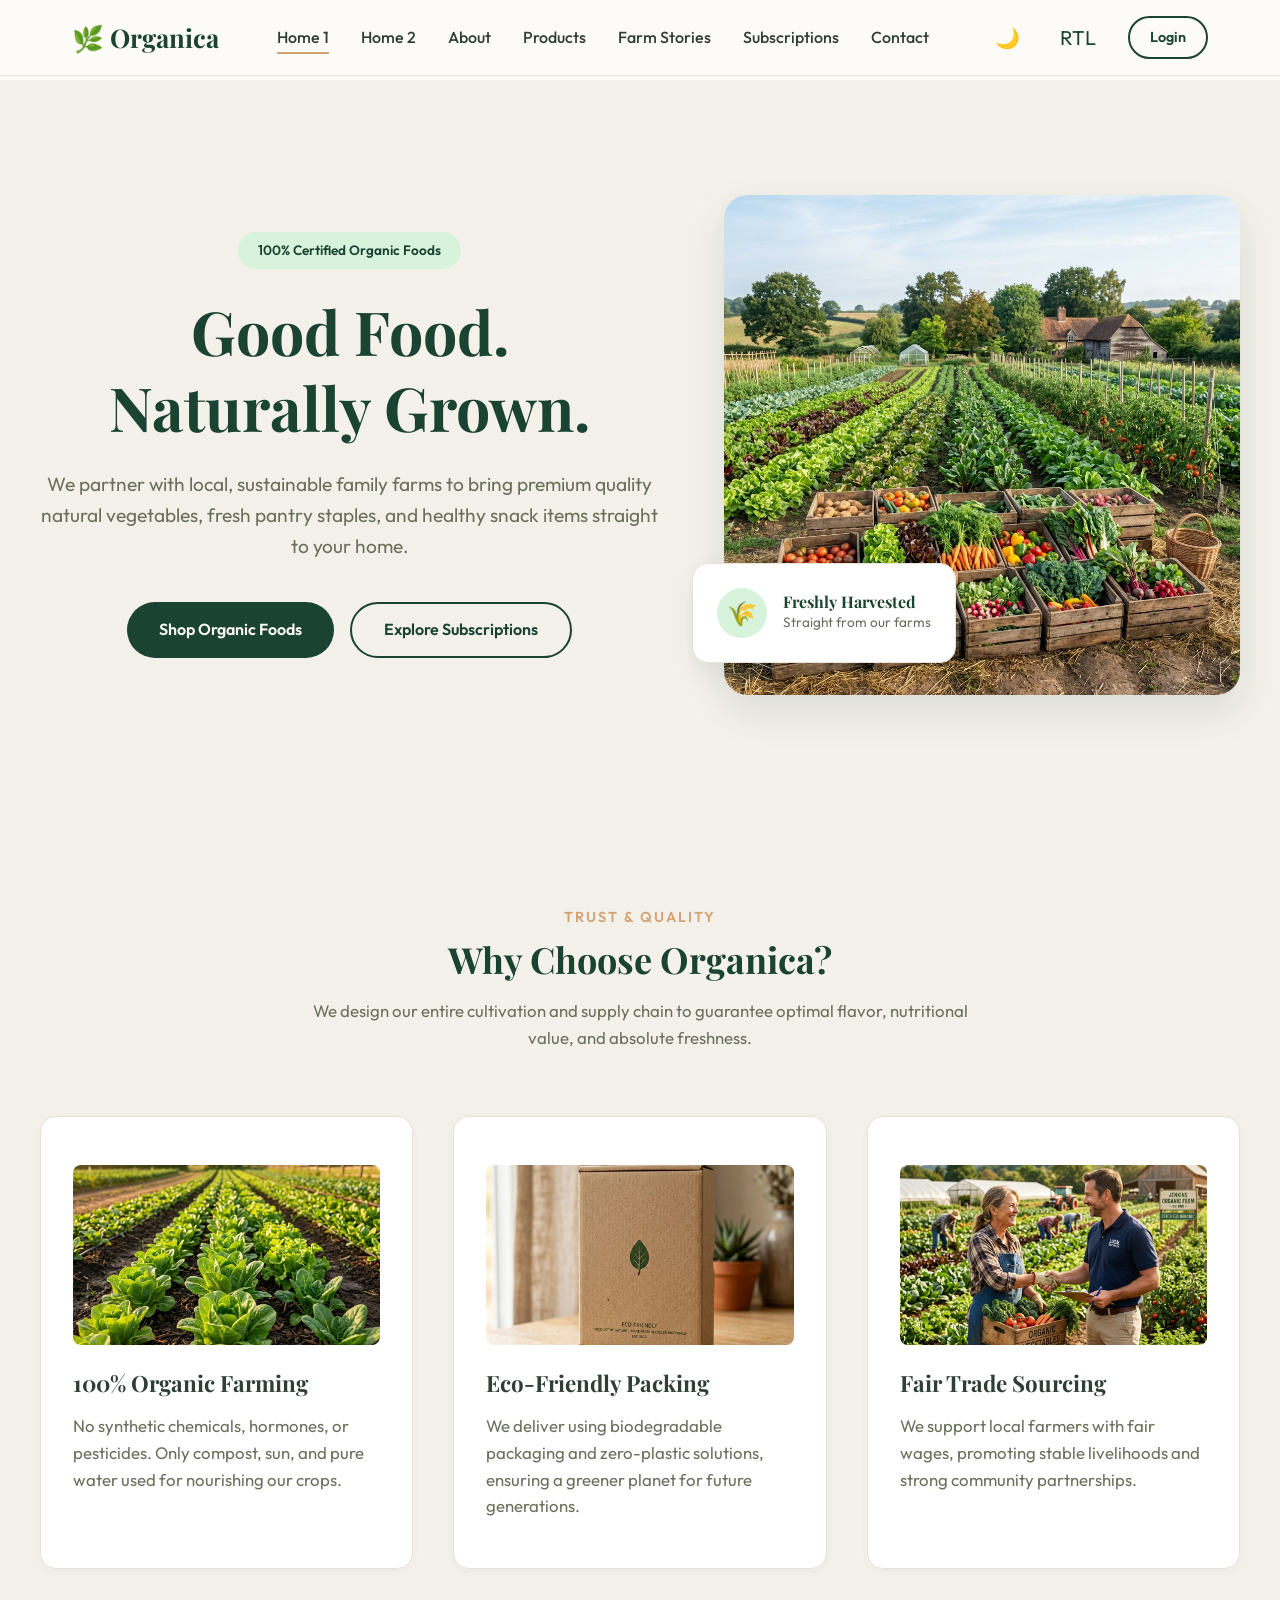
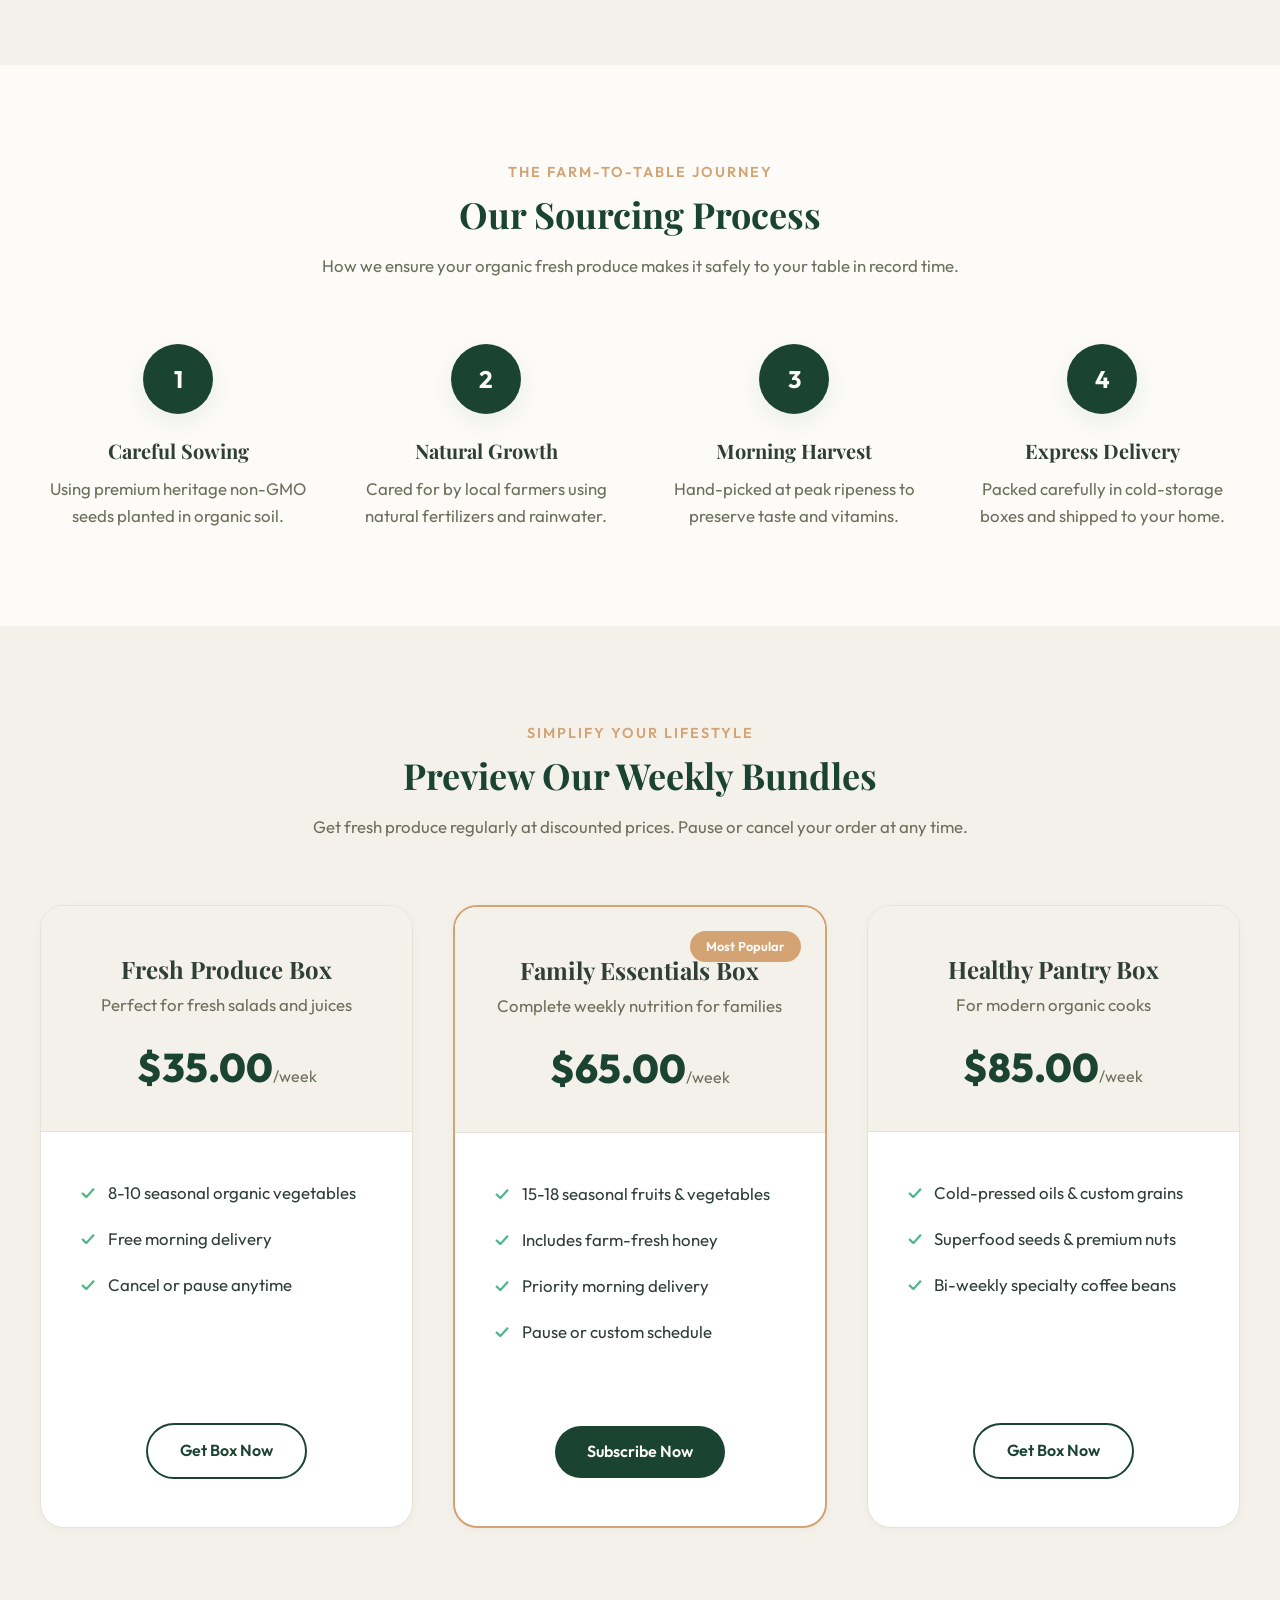
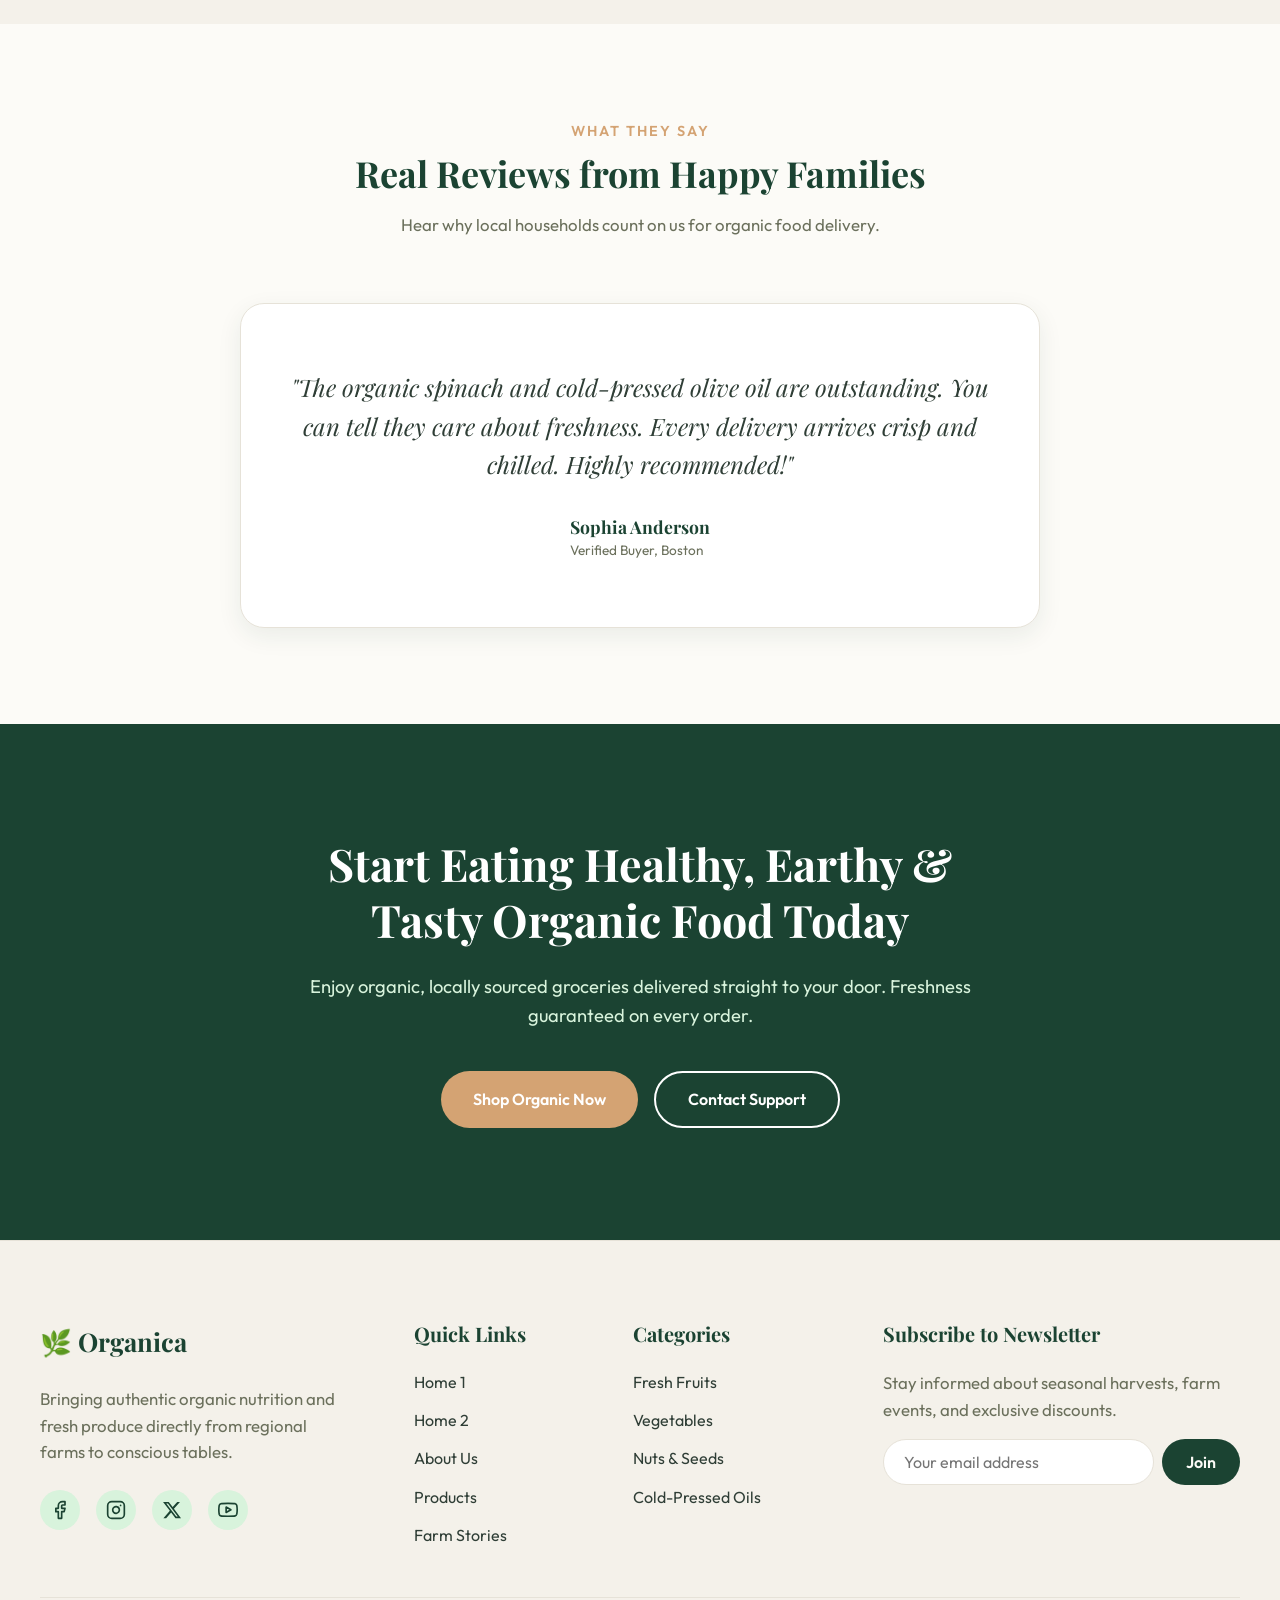
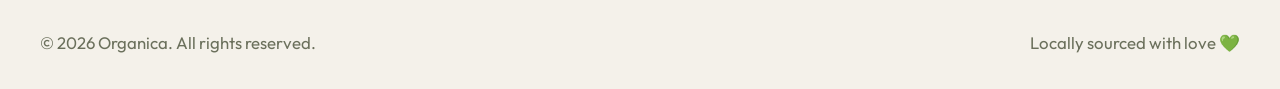
<file: index.html>
<!DOCTYPE html>
<html lang="en">
<head>
  <meta charset="UTF-8">
  <meta name="viewport" content="width=device-width, initial-scale=1.0">
  <title>Good Food. Naturally Grown. | Organic Grocery & Natural Foods</title>
  <meta name="description" content="Discover premium organic groceries, fresh local vegetables, healthy grains, and subscription boxes delivered right from the farm to your doorstep.">
  <link rel="stylesheet" href="css/style.css">
  <link rel="icon" href="data:image/svg+xml,<svg xmlns='http://www.w3.org/2000/svg' viewBox='0 0 100 100'><text y='.9em' font-size='90'>🌿</text></svg>">
</head>
<body>

  <!-- Premium Header -->
  <header>
    <div class="nav-container">
      <a href="index.html" class="logo">🌿 Organica</a>
      
      <nav class="nav-menu">
        <a href="index.html" class="nav-link active">Home 1</a>
        <a href="home2.html" class="nav-link">Home 2</a>
        <a href="about.html" class="nav-link">About</a>
        <a href="products.html" class="nav-link">Products</a>
        <a href="stories.html" class="nav-link">Farm Stories</a>
        <a href="subscriptions.html" class="nav-link">Subscriptions</a>
        <a href="contact.html" class="nav-link">Contact</a>
              <div class="mobile-actions">
          <button class="theme-toggle-btn" aria-label="Toggle Light/Dark Theme">🌙 Theme</button>
          <button class="rtl-toggle-btn" aria-label="Toggle RTL/LTR Direction">RTL Layout</button>
          <a href="login.html" class="btn btn-secondary" style="padding: 0.5rem 1.25rem; font-size: 0.9rem; width: 100%;">Login</a>
        </div>
      </nav>

      <div class="nav-actions">
        <button class="theme-toggle-btn" aria-label="Toggle Light/Dark Theme">🌙</button>
        <button class="rtl-toggle-btn" aria-label="Toggle RTL/LTR Direction">RTL</button>
        <a href="login.html" class="btn btn-secondary" style="padding: 0.5rem 1.25rem; font-size: 0.9rem;">Login</a>
        <button class="hamburger" aria-label="Toggle Menu">
          <span></span>
          <span></span>
          <span></span>
        </button>
      </div>
    </div>
  </header>

  <!-- Hero Section -->
  <section class="hero">
    <div class="hero-grid">
      <div class="hero-content">
        <span class="hero-tag">100% Certified Organic Foods</span>
        <h1>Good Food.<br>Naturally Grown.</h1>
        <p>We partner with local, sustainable family farms to bring premium quality natural vegetables, fresh pantry staples, and healthy snack items straight to your home.</p>
        <div class="hero-actions">
          <a href="products.html" class="btn btn-primary">Shop Organic Foods</a>
          <a href="subscriptions.html" class="btn btn-secondary">Explore Subscriptions</a>
        </div>
      </div>
      <div class="hero-image-wrapper">
        <img src="images/hero-farm.png" alt="Fresh Organic Farms produce, premium crop fields">
        <div class="hero-badge">
          <div class="hero-badge-icon">🌾</div>
          <div>
            <h4 style="font-size: 1rem; color: var(--primary-color);">Freshly Harvested</h4>
            <p style="font-size: 0.85rem; margin: 0;">Straight from our farms</p>
          </div>
        </div>
      </div>
    </div>
  </section>

  <!-- Why Choose Us -->
  <section style="background-color: var(--bg-alt);">
    <div class="section-header">
      <span>Trust & Quality</span>
      <h2>Why Choose Organica?</h2>
      <p>We design our entire cultivation and supply chain to guarantee optimal flavor, nutritional value, and absolute freshness.</p>
    </div>
    <div class="features-grid">
      <div class="feature-box">
        <img src="images/organic-farming.png" alt="Organic Farming" class="feature-box-image">
        <h3>100% Organic Farming</h3>
        <p>No synthetic chemicals, hormones, or pesticides. Only compost, sun, and pure water used for nourishing our crops.</p>
      </div>
      <div class="feature-box">
        <img src="images/eco-packing.png" alt="Eco-Friendly Packing" class="feature-box-image">
        <h3>Eco-Friendly Packing</h3>
        <p>We deliver using biodegradable packaging and zero-plastic solutions, ensuring a greener planet for future generations.</p>
      </div>
      <div class="feature-box">
        <img src="images/fair-trade.png" alt="Fair Trade Sourcing" class="feature-box-image">
        <h3>Fair Trade Sourcing</h3>
        <p>We support local farmers with fair wages, promoting stable livelihoods and strong community partnerships.</p>
      </div>
    </div>
  </section>

  <!-- Sourcing Process -->
  <section style="background-color: var(--bg-color);">
    <div class="section-header">
      <span>The Farm-to-Table Journey</span>
      <h2>Our Sourcing Process</h2>
      <p>How we ensure your organic fresh produce makes it safely to your table in record time.</p>
    </div>
    <div class="sourcing-steps">
      <div class="sourcing-step">
        <div class="sourcing-step-number">1</div>
        <h3>Careful Sowing</h3>
        <p>Using premium heritage non-GMO seeds planted in organic soil.</p>
      </div>
      <div class="sourcing-step">
        <div class="sourcing-step-number">2</div>
        <h3>Natural Growth</h3>
        <p>Cared for by local farmers using natural fertilizers and rainwater.</p>
      </div>
      <div class="sourcing-step">
        <div class="sourcing-step-number">3</div>
        <h3>Morning Harvest</h3>
        <p>Hand-picked at peak ripeness to preserve taste and vitamins.</p>
      </div>
      <div class="sourcing-step">
        <div class="sourcing-step-number">4</div>
        <h3>Express Delivery</h3>
        <p>Packed carefully in cold-storage boxes and shipped to your home.</p>
      </div>
    </div>
  </section>

  <!-- Subscription Bundle Preview -->
  <section style="background-color: var(--bg-alt);">
    <div class="section-header">
      <span>Simplify Your Lifestyle</span>
      <h2>Preview Our Weekly Bundles</h2>
      <p>Get fresh produce regularly at discounted prices. Pause or cancel your order at any time.</p>
    </div>
    <div class="subscription-grid">
      <div class="subscription-card">
        <div class="subscription-header">
          <h3>Fresh Produce Box</h3>
          <p>Perfect for fresh salads and juices</p>
          <div class="subscription-price">$35.00<span>/week</span></div>
        </div>
        <div class="subscription-features">
          <ul>
            <li>8-10 seasonal organic vegetables</li>
            <li>Free morning delivery</li>
            <li>Cancel or pause anytime</li>
          </ul>
        </div>
        <div class="subscription-footer">
          <a href="subscriptions.html" class="btn btn-secondary">Get Box Now</a>
        </div>
      </div>

      <div class="subscription-card popular">
        <span class="popular-tag">Most Popular</span>
        <div class="subscription-header">
          <h3>Family Essentials Box</h3>
          <p>Complete weekly nutrition for families</p>
          <div class="subscription-price">$65.00<span>/week</span></div>
        </div>
        <div class="subscription-features">
          <ul>
            <li>15-18 seasonal fruits & vegetables</li>
            <li>Includes farm-fresh honey</li>
            <li>Priority morning delivery</li>
            <li>Pause or custom schedule</li>
          </ul>
        </div>
        <div class="subscription-footer">
          <a href="subscriptions.html" class="btn btn-primary">Subscribe Now</a>
        </div>
      </div>

      <div class="subscription-card">
        <div class="subscription-header">
          <h3>Healthy Pantry Box</h3>
          <p>For modern organic cooks</p>
          <div class="subscription-price">$85.00<span>/week</span></div>
        </div>
        <div class="subscription-features">
          <ul>
            <li>Cold-pressed oils & custom grains</li>
            <li>Superfood seeds & premium nuts</li>
            <li>Bi-weekly specialty coffee beans</li>
          </ul>
        </div>
        <div class="subscription-footer">
          <a href="subscriptions.html" class="btn btn-secondary">Get Box Now</a>
        </div>
      </div>
    </div>
  </section>

  <!-- Customer Testimonials -->
  <section style="background-color: var(--bg-color);">
    <div class="section-header">
      <span>What they say</span>
      <h2>Real Reviews from Happy Families</h2>
      <p>Hear why local households count on us for organic food delivery.</p>
    </div>
    <div class="testimonial-slider">
      <p class="testimonial-quote">"The organic spinach and cold-pressed olive oil are outstanding. You can tell they care about freshness. Every delivery arrives crisp and chilled. Highly recommended!"</p>
      <div class="testimonial-author">
        <div class="testimonial-author-info">
          <h4>Sophia Anderson</h4>
          <span>Verified Buyer, Boston</span>
        </div>
      </div>
    </div>
  </section>

  <!-- Final Shop CTA -->
  <section class="final-cta" style="background-color: var(--primary-color); color: var(--white); text-align: center; padding: 7rem 2rem;">
    <div style="max-width: 700px; margin: 0 auto;">
      <h2 style="color: var(--white); font-size: 2.8rem; margin-bottom: 1.5rem;">Start Eating Healthy, Earthy & Tasty Organic Food Today</h2>
      <p style="color: var(--primary-soft); margin-bottom: 2.5rem; font-size: 1.15rem;">Enjoy organic, locally sourced groceries delivered straight to your door. Freshness guaranteed on every order.</p>
      <div style="display: flex; gap: 1rem; justify-content: center; flex-wrap: wrap;">
        <a href="products.html" class="btn btn-accent">Shop Organic Now</a>
        <a href="contact.html" class="btn btn-secondary" style="border-color: var(--white); color: var(--white) !important;">Contact Support</a>
      </div>
    </div>
  </section>

  <!-- Footer -->
  <footer>
    <div class="footer-grid">
      <div class="footer-col">
        <a href="index.html" class="logo" style="margin-bottom: 1.5rem;">🌿 Organica</a>
        <p>Bringing authentic organic nutrition and fresh produce directly from regional farms to conscious tables.</p>
        <div class="footer-socials">
          <a href="#" class="social-icon" aria-label="Facebook">
            <svg xmlns="http://www.w3.org/2000/svg" width="20" height="20" viewBox="0 0 24 24" fill="none" stroke="currentColor" stroke-width="2" stroke-linecap="round" stroke-linejoin="round"><path d="M18 2h-3a5 5 0 0 0-5 5v3H7v4h3v8h4v-8h3l1-4h-4V7a1 1 0 0 1 1-1h3z"></path></svg>
          </a>
          <a href="#" class="social-icon" aria-label="Instagram">
            <svg xmlns="http://www.w3.org/2000/svg" width="20" height="20" viewBox="0 0 24 24" fill="none" stroke="currentColor" stroke-width="2" stroke-linecap="round" stroke-linejoin="round"><rect x="2" y="2" width="20" height="20" rx="5" ry="5"></rect><path d="M16 11.37A4 4 0 1 1 12.63 8 4 4 0 0 1 16 11.37z"></path><line x1="17.5" y1="6.5" x2="17.51" y2="6.5"></line></svg>
          </a>
          <a href="#" class="social-icon" aria-label="X (formerly Twitter)">
            <svg xmlns="http://www.w3.org/2000/svg" width="20" height="20" viewBox="0 0 24 24" fill="currentColor"><path d="M18.244 2.25h3.308l-7.227 8.26 8.502 11.24H16.17l-5.214-6.817L4.99 21.75H1.68l7.73-8.835L1.254 2.25H8.08l4.713 6.231zm-1.161 17.52h1.833L7.084 4.126H5.117z"></path></svg>
          </a>
          <a href="#" class="social-icon" aria-label="YouTube">
            <svg xmlns="http://www.w3.org/2000/svg" width="20" height="20" viewBox="0 0 24 24" fill="none" stroke="currentColor" stroke-width="2" stroke-linecap="round" stroke-linejoin="round"><path d="M22.54 6.42a2.78 2.78 0 0 0-1.94-2C18.88 4 12 4 12 4s-6.88 0-8.6.46a2.78 2.78 0 0 0-1.94 2A29 29 0 0 0 1 11.75a29 29 0 0 0 .46 5.33A2.78 2.78 0 0 0 3.4 19c1.72.46 8.6.46 8.6.46s6.88 0 8.6-.46a2.78 2.78 0 0 0 1.94-2 29 29 0 0 0 .46-5.25 29 29 0 0 0-.46-5.33z"></path><polygon points="9.75 15.02 15.5 11.75 9.75 8.48 9.75 15.02"></polygon></svg>
          </a>
        </div>
      </div>
      <div class="footer-col">
        <h3>Quick Links</h3>
        <ul>
          <li><a href="index.html">Home 1</a></li>
          <li><a href="home2.html">Home 2</a></li>
          <li><a href="about.html">About Us</a></li>
          <li><a href="products.html">Products</a></li>
          <li><a href="stories.html">Farm Stories</a></li>
        </ul>
      </div>
      <div class="footer-col">
        <h3>Categories</h3>
        <ul>
          <li><a href="products.html">Fresh Fruits</a></li>
          <li><a href="products.html">Vegetables</a></li>
          <li><a href="products.html">Nuts & Seeds</a></li>
          <li><a href="products.html">Cold-Pressed Oils</a></li>
        </ul>
      </div>
      <div class="footer-col">
        <h3>Subscribe to Newsletter</h3>
        <p>Stay informed about seasonal harvests, farm events, and exclusive discounts.</p>
        <form class="newsletter-form">
          <input type="email" placeholder="Your email address" required aria-label="Email Address">
          <button type="submit" class="btn btn-primary" style="padding: 0.75rem 1.5rem;">Join</button>
        </form>
      </div>
    </div>
    <div class="footer-bottom">
      <p>&copy; 2026 Organica. All rights reserved.</p>
      <p>Locally sourced with love 💚</p>
    </div>
  </footer>

  <!-- Back to Top Button -->
  <button class="back-to-top" aria-label="Back to top">↑</button>

  <script src="js/main.js"></script>
</body>
</html>
</file>
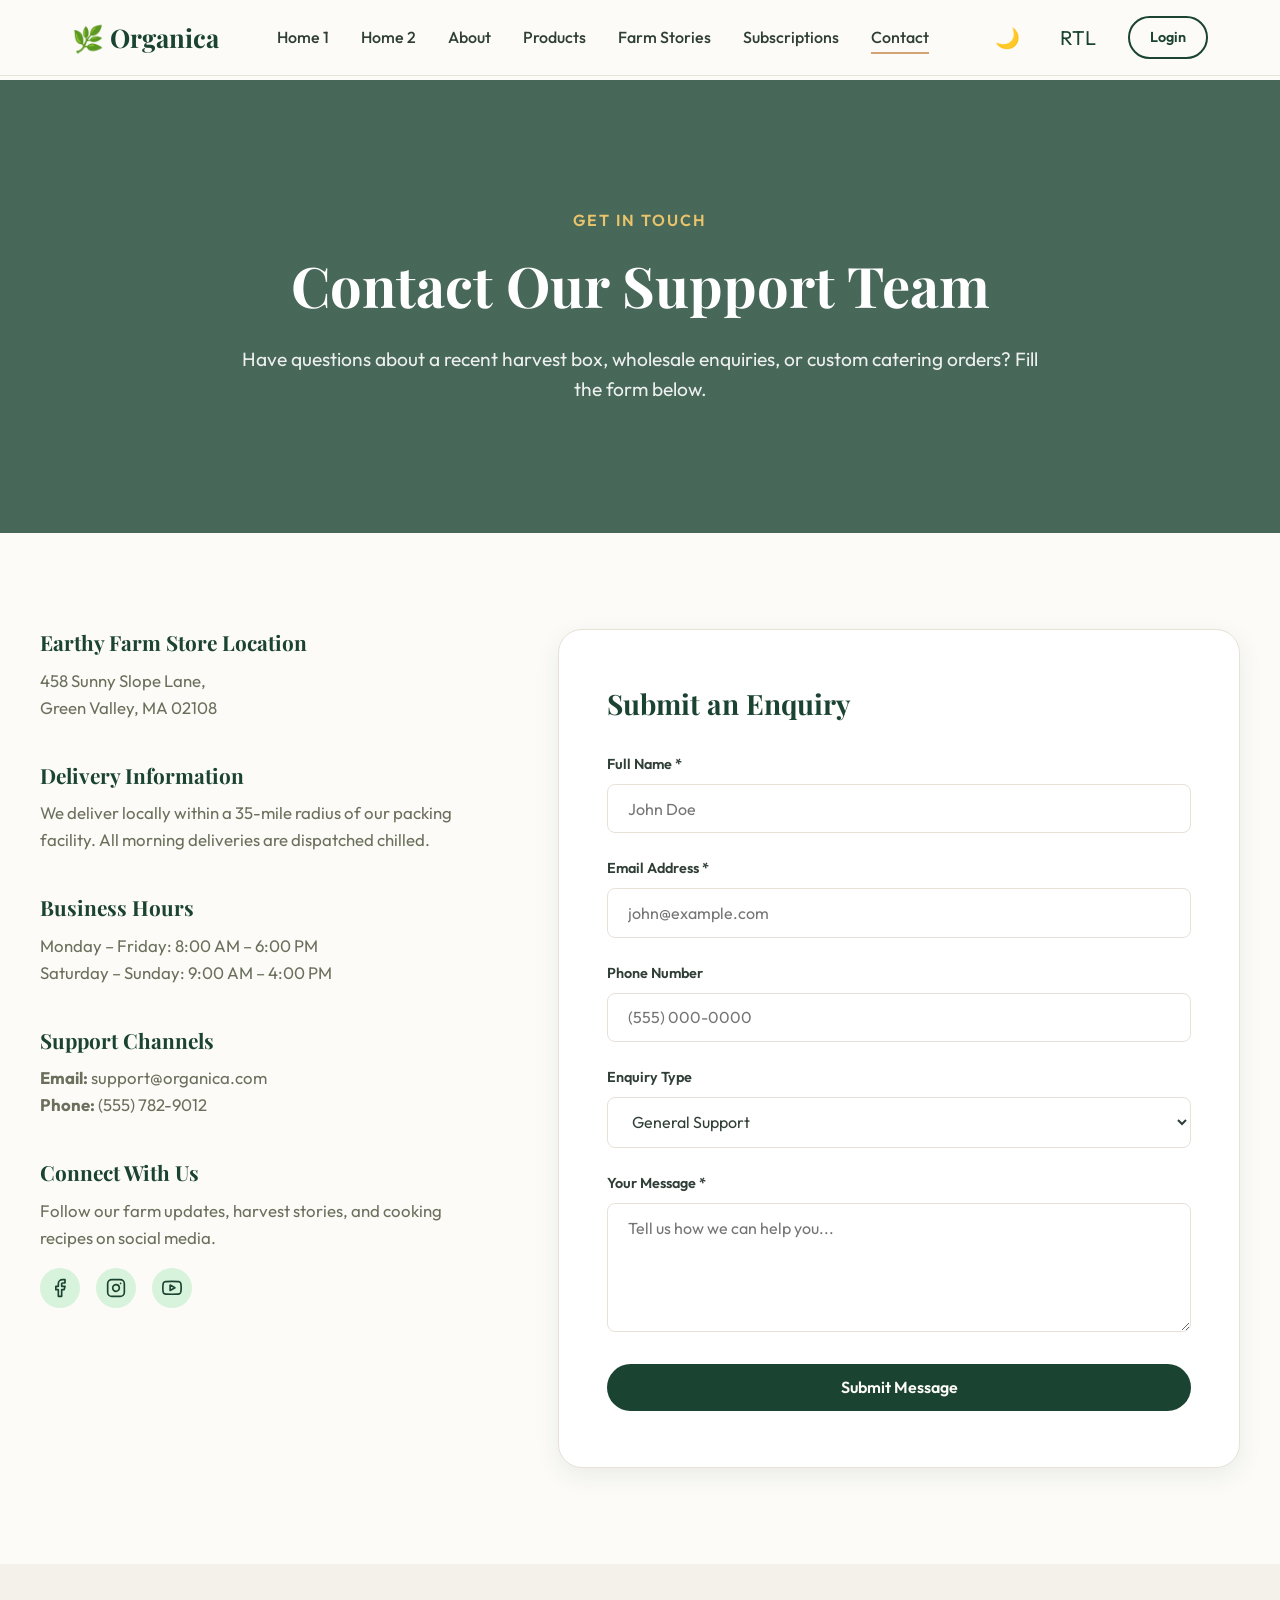
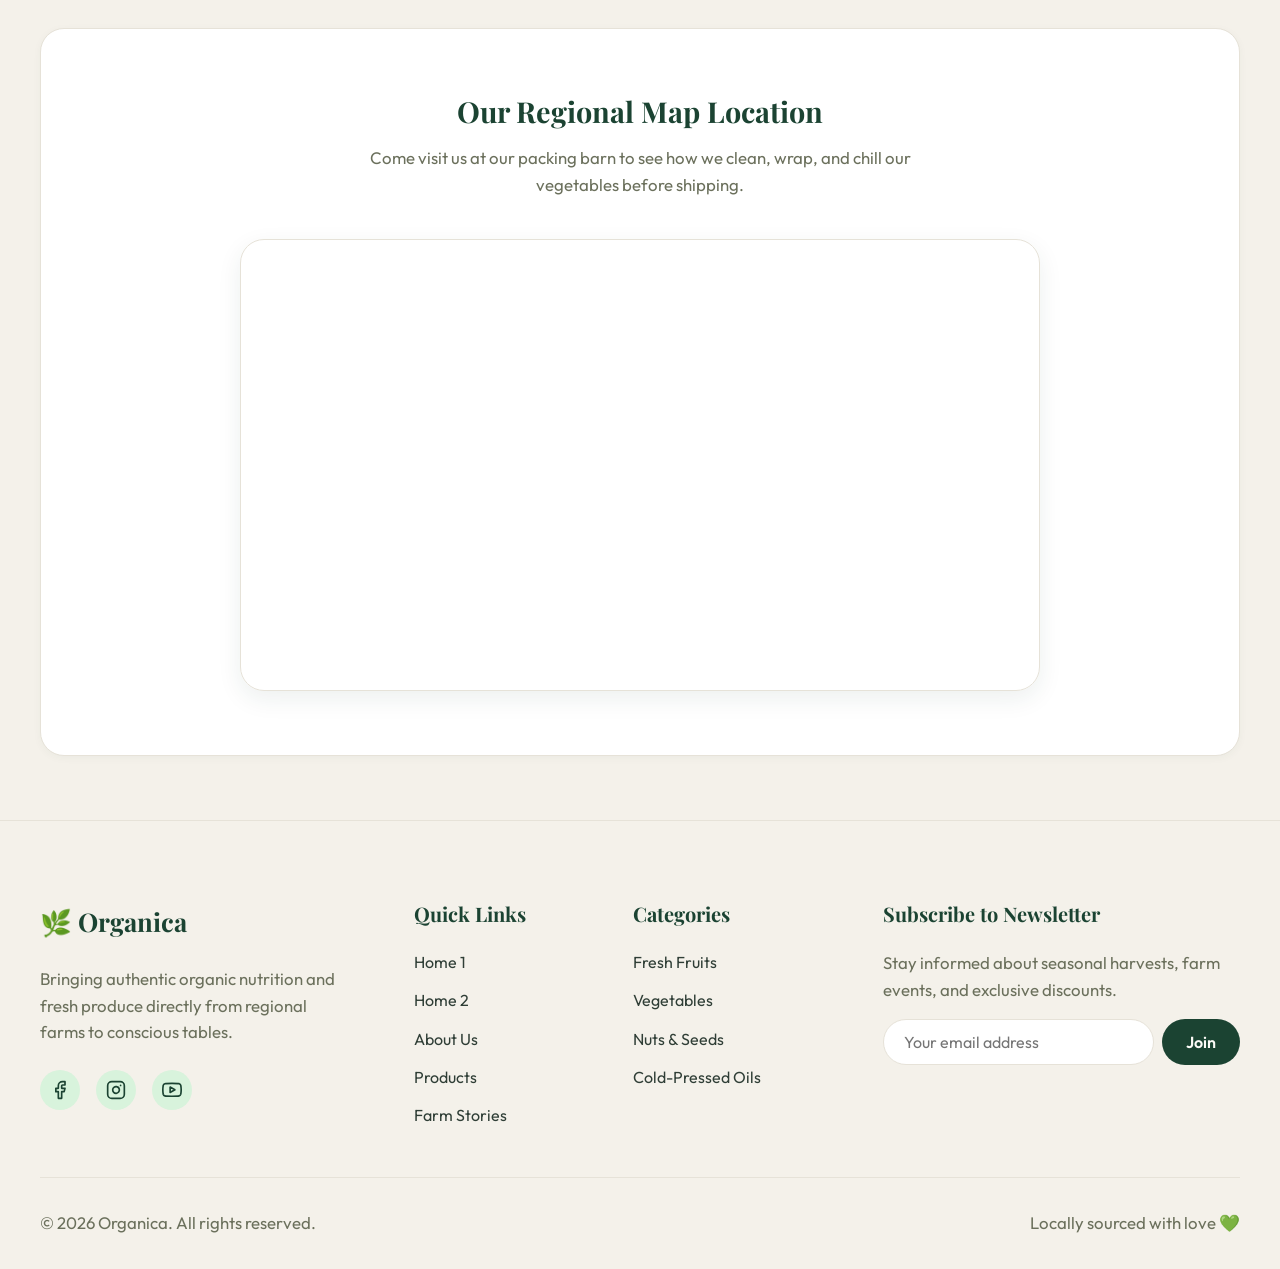
<file: contact.html>
<!DOCTYPE html>
<html lang="en">
<head>
  <meta charset="UTF-8">
  <meta name="viewport" content="width=device-width, initial-scale=1.0">
  <title>Contact Us & Enquiries | Store Locations & Opening Hours</title>
  <meta name="description" content="Enquire about custom organic boxes, check our farm store location, view delivery zones, and contact our support team.">
  <link rel="stylesheet" href="css/style.css">
  <link rel="icon" href="data:image/svg+xml,<svg xmlns='http://www.w3.org/2000/svg' viewBox='0 0 100 100'><text y='.9em' font-size='90'>🌿</text></svg>">
</head>
<body>

  <!-- Premium Header -->
  <header>
    <div class="nav-container">
      <a href="index.html" class="logo">🌿 Organica</a>
      
      <nav class="nav-menu">
        <a href="index.html" class="nav-link">Home 1</a>
        <a href="home2.html" class="nav-link">Home 2</a>
        <a href="about.html" class="nav-link">About</a>
        <a href="products.html" class="nav-link">Products</a>
        <a href="stories.html" class="nav-link">Farm Stories</a>
        <a href="subscriptions.html" class="nav-link">Subscriptions</a>
        <a href="contact.html" class="nav-link active">Contact</a>
              <div class="mobile-actions">
          <button class="theme-toggle-btn" aria-label="Toggle Light/Dark Theme">🌙 Theme</button>
          <button class="rtl-toggle-btn" aria-label="Toggle RTL/LTR Direction">RTL Layout</button>
          <a href="login.html" class="btn btn-secondary" style="padding: 0.5rem 1.25rem; font-size: 0.9rem; width: 100%;">Login</a>
        </div>
      </nav>

      <div class="nav-actions">
        <button class="theme-toggle-btn" aria-label="Toggle Light/Dark Theme">🌙</button>
        <button class="rtl-toggle-btn" aria-label="Toggle RTL/LTR Direction">RTL</button>
        <a href="login.html" class="btn btn-secondary" style="padding: 0.5rem 1.25rem; font-size: 0.9rem;">Login</a>
        <button class="hamburger" aria-label="Toggle Menu">
          <span></span>
          <span></span>
          <span></span>
        </button>
      </div>
    </div>
  </header>

  <!-- Contact Support Hero -->
  <section class="page-hero"
    style="background-image: linear-gradient(rgba(27, 67, 50, 0.8), rgba(27, 67, 50, 0.8)), url('https://images.unsplash.com/photo-1578357078586-491adf1aa5ba?auto=format&fit=crop&q=80&w=1600');">
    <div style="max-width: 800px; margin: 0 auto;">
      <span style="color: var(--accent-light); font-weight: 600; text-transform: uppercase; letter-spacing: 2px; display: block; margin-bottom: 1rem;">Get in Touch</span>
      <h1>Contact Our Support Team</h1>
      <p style="font-size: 1.2rem; color: rgba(255, 255, 255, 0.9); margin-bottom: 0;">Have questions about a recent harvest box, wholesale enquiries, or custom catering orders? Fill the form below.</p>
    </div>
  </section>

  <!-- Contact Details & Form Grid -->
  <section style="background-color: var(--bg-color);">
    <div class="contact-grid">
      <!-- Contact Info -->
      <div class="contact-info">
        <div class="contact-info-block">
          <h3>Earthy Farm Store Location</h3>
          <p>458 Sunny Slope Lane,<br>Green Valley, MA 02108</p>
        </div>

        <div class="contact-info-block">
          <h3>Delivery Information</h3>
          <p>We deliver locally within a 35-mile radius of our packing facility. All morning deliveries are dispatched chilled.</p>
        </div>

        <div class="contact-info-block">
          <h3>Business Hours</h3>
          <p>Monday – Friday: 8:00 AM – 6:00 PM<br>Saturday – Sunday: 9:00 AM – 4:00 PM</p>
        </div>

        <div class="contact-info-block">
          <h3>Support Channels</h3>
          <p><strong>Email:</strong> support@organica.com<br><strong>Phone:</strong> (555) 782-9012</p>
        </div>

        <div class="contact-info-block">
          <h3>Connect With Us</h3>
          <p style="margin-bottom: 1rem;">Follow our farm updates, harvest stories, and cooking recipes on social media.</p>
          <div class="contact-socials">
            <a href="#" class="social-icon" aria-label="Facebook">
              <svg xmlns="http://www.w3.org/2000/svg" width="20" height="20" viewBox="0 0 24 24" fill="none" stroke="currentColor" stroke-width="2" stroke-linecap="round" stroke-linejoin="round"><path d="M18 2h-3a5 5 0 0 0-5 5v3H7v4h3v8h4v-8h3l1-4h-4V7a1 1 0 0 1 1-1h3z"></path></svg>
            </a>
            <a href="#" class="social-icon" aria-label="Instagram">
              <svg xmlns="http://www.w3.org/2000/svg" width="20" height="20" viewBox="0 0 24 24" fill="none" stroke="currentColor" stroke-width="2" stroke-linecap="round" stroke-linejoin="round"><rect x="2" y="2" width="20" height="20" rx="5" ry="5"></rect><path d="M16 11.37A4 4 0 1 1 12.63 8 4 4 0 0 1 16 11.37z"></path><line x1="17.5" y1="6.5" x2="17.51" y2="6.5"></line></svg>
            </a>
            <a href="#" class="social-icon" aria-label="YouTube">
              <svg xmlns="http://www.w3.org/2000/svg" width="20" height="20" viewBox="0 0 24 24" fill="none" stroke="currentColor" stroke-width="2" stroke-linecap="round" stroke-linejoin="round"><path d="M22.54 6.42a2.78 2.78 0 0 0-1.94-2C18.88 4 12 4 12 4s-6.88 0-8.6.46a2.78 2.78 0 0 0-1.94 2A29 29 0 0 0 1 11.75a29 29 0 0 0 .46 5.33A2.78 2.78 0 0 0 3.4 19c1.72.46 8.6.46 8.6.46s6.88 0 8.6-.46a2.78 2.78 0 0 0 1.94-2 29 29 0 0 0 .46-5.25 29 29 0 0 0-.46-5.33z"></path><polygon points="9.75 15.02 15.5 11.75 9.75 8.48 9.75 15.02"></polygon></svg>
            </a>
          </div>
        </div>
      </div>

      <!-- Contact Form -->
      <div class="contact-form-container">
        <h3>Submit an Enquiry</h3>
        <form id="contactForm">
          <div class="form-group">
            <label for="name">Full Name *</label>
            <input type="text" id="name" placeholder="John Doe" required>
          </div>
          <div class="form-group">
            <label for="email">Email Address *</label>
            <input type="email" id="email" placeholder="john@example.com" required>
          </div>
          <div class="form-group">
            <label for="phone">Phone Number</label>
            <input type="tel" id="phone" placeholder="(555) 000-0000">
          </div>
          <div class="form-group">
            <label for="enquiryType">Enquiry Type</label>
            <select id="enquiryType" style="border-radius: var(--radius-sm);">
              <option value="general">General Support</option>
              <option value="subscription">Subscription Box Enquiry</option>
              <option value="wholesale">Wholesale Partners</option>
              <option value="feedback">Feedback & Suggestions</option>
            </select>
          </div>
          <div class="form-group">
            <label for="message">Your Message *</label>
            <textarea id="message" rows="5" placeholder="Tell us how we can help you..." required style="resize: vertical;"></textarea>
          </div>
          <button type="submit" class="btn btn-primary" style="width: 100%;">Submit Message</button>
        </form>
      </div>
    </div>
  </section>

  <!-- Interactive Regional Map -->
  <section style="background-color: var(--bg-alt); padding: 4rem 2rem;">
    <div style="max-width: 1200px; margin: 0 auto; text-align: center; border: 1px solid var(--border-color); border-radius: var(--radius-lg); background-color: var(--bg-card); padding: 4rem 2rem; box-shadow: var(--shadow-sm);">
      <h3 style="font-family: var(--font-serif); font-size: 1.8rem; margin-bottom: 1rem; color: var(--primary-color);">Our Regional Map Location</h3>
      <p style="max-width: 600px; margin: 0 auto 2.5rem; color: var(--text-muted);">Come visit us at our packing barn to see how we clean, wrap, and chill our vegetables before shipping.</p>
      
      <div class="map-container">
        <iframe 
          src="https://www.google.com/maps/embed?pb=!1m18!1m12!1m3!1d2948.844393083652!2d-71.18520772415174!3d42.35824477918664!2m3!1f0!2f0!3f0!3m2!1i1024!2i768!4f13.1!3m3!1m2!1s0x89e3782bf6efdcf3%3A0x6e2ea4d5059bb2eb!2sGreen%20Valley%20Condominiums!5e0!3m2!1sen!2sus!4v1710000000000!5m2!1sen!2sus" 
          width="100%" 
          height="450" 
          style="border:0;" 
          allowfullscreen="" 
          loading="lazy" 
          referrerpolicy="no-referrer-when-downgrade"
          title="Organica Farm Store Location Map">
        </iframe>
      </div>
    </div>
  </section>

  <!-- Footer -->
  <footer>
    <div class="footer-grid">
      <div class="footer-col">
        <a href="index.html" class="logo" style="margin-bottom: 1.5rem;">🌿 Organica</a>
        <p>Bringing authentic organic nutrition and fresh produce directly from regional farms to conscious tables.</p>
        <div class="footer-socials">
          <a href="#" class="social-icon" aria-label="Facebook">
            <svg xmlns="http://www.w3.org/2000/svg" width="20" height="20" viewBox="0 0 24 24" fill="none" stroke="currentColor" stroke-width="2" stroke-linecap="round" stroke-linejoin="round"><path d="M18 2h-3a5 5 0 0 0-5 5v3H7v4h3v8h4v-8h3l1-4h-4V7a1 1 0 0 1 1-1h3z"></path></svg>
          </a>
          <a href="#" class="social-icon" aria-label="Instagram">
            <svg xmlns="http://www.w3.org/2000/svg" width="20" height="20" viewBox="0 0 24 24" fill="none" stroke="currentColor" stroke-width="2" stroke-linecap="round" stroke-linejoin="round"><rect x="2" y="2" width="20" height="20" rx="5" ry="5"></rect><path d="M16 11.37A4 4 0 1 1 12.63 8 4 4 0 0 1 16 11.37z"></path><line x1="17.5" y1="6.5" x2="17.51" y2="6.5"></line></svg>
          </a>
          <a href="#" class="social-icon" aria-label="YouTube">
            <svg xmlns="http://www.w3.org/2000/svg" width="20" height="20" viewBox="0 0 24 24" fill="none" stroke="currentColor" stroke-width="2" stroke-linecap="round" stroke-linejoin="round"><path d="M22.54 6.42a2.78 2.78 0 0 0-1.94-2C18.88 4 12 4 12 4s-6.88 0-8.6.46a2.78 2.78 0 0 0-1.94 2A29 29 0 0 0 1 11.75a29 29 0 0 0 .46 5.33A2.78 2.78 0 0 0 3.4 19c1.72.46 8.6.46 8.6.46s6.88 0 8.6-.46a2.78 2.78 0 0 0 1.94-2 29 29 0 0 0 .46-5.25 29 29 0 0 0-.46-5.33z"></path><polygon points="9.75 15.02 15.5 11.75 9.75 8.48 9.75 15.02"></polygon></svg>
          </a>
        </div>
      </div>
      <div class="footer-col">
        <h3>Quick Links</h3>
        <ul>
          <li><a href="index.html">Home 1</a></li>
          <li><a href="home2.html">Home 2</a></li>
          <li><a href="about.html">About Us</a></li>
          <li><a href="products.html">Products</a></li>
          <li><a href="stories.html">Farm Stories</a></li>
        </ul>
      </div>
      <div class="footer-col">
        <h3>Categories</h3>
        <ul>
          <li><a href="products.html">Fresh Fruits</a></li>
          <li><a href="products.html">Vegetables</a></li>
          <li><a href="products.html">Nuts & Seeds</a></li>
          <li><a href="products.html">Cold-Pressed Oils</a></li>
        </ul>
      </div>
      <div class="footer-col">
        <h3>Subscribe to Newsletter</h3>
        <p>Stay informed about seasonal harvests, farm events, and exclusive discounts.</p>
        <form class="newsletter-form">
          <input type="email" placeholder="Your email address" required aria-label="Email Address">
          <button type="submit" class="btn btn-primary" style="padding: 0.75rem 1.5rem;">Join</button>
        </form>
      </div>
    </div>
    <div class="footer-bottom">
      <p>&copy; 2026 Organica. All rights reserved.</p>
      <p>Locally sourced with love 💚</p>
    </div>
  </footer>

  <!-- Back to Top Button -->
  <button class="back-to-top" aria-label="Back to top">↑</button>

  <script src="js/main.js"></script>
</body>
</html>
</file>
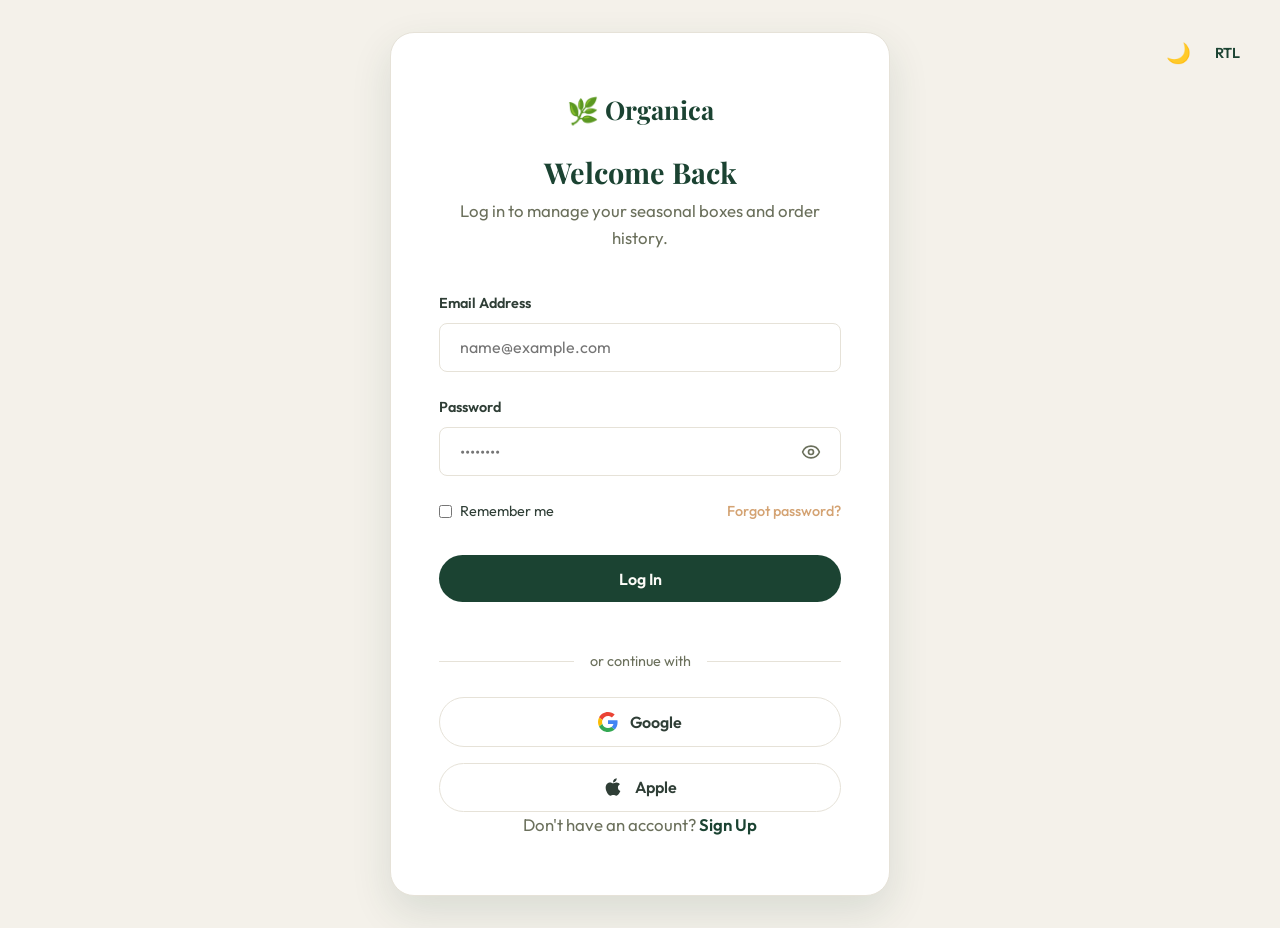
<file: login.html>
<!DOCTYPE html>
<html lang="en">
<head>
  <meta charset="UTF-8">
  <meta name="viewport" content="width=device-width, initial-scale=1.0">
  <title>Login | Organica</title>
  <meta name="description" content="Sign in to your premium Organica account.">
  <link rel="stylesheet" href="css/style.css">
  <link rel="icon" href="data:image/svg+xml,<svg xmlns='http://www.w3.org/2000/svg' viewBox='0 0 100 100'><text y='.9em' font-size='90'>🌿</text></svg>">
</head>
<body class="auth-page">
  <div class="auth-actions">
    <button class="theme-toggle-btn" aria-label="Toggle Light/Dark Theme">🌙</button>
    <button class="rtl-toggle-btn" aria-label="Toggle RTL/LTR Direction" style="font-size: 0.9rem; font-weight: 600;">RTL</button>
  </div>

  <div class="auth-card">
    <div class="auth-header">
      <a href="index.html" class="logo" style="display: inline-flex; margin-bottom: 1.5rem;">🌿 Organica</a>
      <h2>Welcome Back</h2>
      <p>Log in to manage your seasonal boxes and order history.</p>
    </div>

    <form action="index.html" method="GET">
      <div class="form-group">
        <label for="email">Email Address</label>
        <input type="email" id="email" placeholder="name@example.com" required>
      </div>

      <div class="form-group">
        <label for="password">Password</label>
        <div class="password-wrapper">
          <input type="password" id="password" placeholder="••••••••" required>
          <button type="button" class="password-toggle-btn" aria-label="Toggle Password Visibility">
            <svg class="eye-icon" xmlns="http://www.w3.org/2000/svg" width="20" height="20" viewBox="0 0 24 24" fill="none" stroke="currentColor" stroke-width="2" stroke-linecap="round" stroke-linejoin="round"><path d="M2.062 12.348a1 1 0 0 1 0-.696 10.75 10.75 0 0 1 19.876 0 1 1 0 0 1 0 .696 10.75 10.75 0 0 1-19.876 0z"/><circle cx="12" cy="12" r="3"/></svg>
            <svg class="eye-off-icon" xmlns="http://www.w3.org/2000/svg" width="20" height="20" viewBox="0 0 24 24" fill="none" stroke="currentColor" stroke-width="2" stroke-linecap="round" stroke-linejoin="round" style="display: none;"><path d="M9.88 9.88a3 3 0 1 0 4.24 4.24"/><path d="M10.73 5.08A10.43 10.43 0 0 1 12 5c7 0 10 7 10 7a13.16 13.16 0 0 1-1.67 2.68"/><path d="M6.61 6.61A13.52 13.52 0 0 0 2 12s3 7 10 7a9.74 9.74 0 0 0 5.39-1.61"/><line x1="2" y1="2" x2="22" y2="22"/></svg>
          </button>
        </div>
      </div>

      <div class="auth-options">
        <label class="form-checkbox">
          <input type="checkbox"> Remember me
        </label>
        <a href="#">Forgot password?</a>
      </div>

      <button type="submit" class="btn btn-primary auth-btn">Log In</button>

      <div class="auth-separator">
        <span>or continue with</span>
      </div>

      <div class="social-login-container">
        <button type="button" class="social-btn">
          <svg xmlns="http://www.w3.org/2000/svg" viewBox="0 0 48 48"><path fill="#EA4335" d="M24 9.5c3.54 0 6.71 1.22 9.21 3.6l6.85-6.85C35.9 2.38 30.47 0 24 0 14.62 0 6.51 5.38 2.56 13.22l7.98 6.19C12.43 13.72 17.74 9.5 24 9.5z"/><path fill="#4285F4" d="M46.98 24.55c0-1.57-.15-3.09-.38-4.55H24v9.02h12.94c-.58 2.96-2.26 5.48-4.78 7.18l7.73 6c4.51-4.18 7.09-10.36 7.09-17.65z"/><path fill="#FBBC05" d="M10.53 28.59c-.48-1.45-.76-2.99-.76-4.59s.27-3.14.76-4.59l-7.98-6.19C.92 16.46 0 20.12 0 24c0 3.88.92 7.54 2.56 10.78l7.97-6.19z"/><path fill="#34A853" d="M24 48c6.48 0 11.93-2.13 15.89-5.81l-7.73-6c-2.15 1.45-4.92 2.3-8.16 2.3-6.26 0-11.57-4.22-13.47-9.91l-7.98 6.19C6.51 42.62 14.62 48 24 48z"/></svg>
          Google
        </button>
        <button type="button" class="social-btn">
          <svg xmlns="http://www.w3.org/2000/svg" viewBox="0 0 384 512"><path fill="currentColor" d="M318.7 268.7c-.2-36.7 16.4-64.4 50-84.8-18.8-26.9-47.2-41.7-84.7-44.6-35.5-2.8-74.3 20.7-88.5 20.7-15 0-49.4-19.7-76.4-19.7C63.3 141.2 4 184.8 4 273.5q0 39.3 14.4 81.2c12.8 36.7 59 126.7 107.2 125.2 25.2-.6 43-17.9 75.8-17.9 31.8 0 48.3 17.9 76.4 17.9 48.6-.7 90.4-82.5 102.6-119.3-65.2-30.7-61.7-90-61.7-91.9zm-56.6-164.2c27.3-32.4 24.8-61.9 24-72.5-24.1 1.4-52 16.4-67.9 34.9-17.5 19.8-27.8 44.3-25.6 71.9 26.1 2 49.9-11.4 69.5-34.3z"/></svg>
          Apple
        </button>
      </div>
    </form>

    <div class="auth-footer">
      <p>Don't have an account? <a href="signup.html">Sign Up</a></p>
    </div>
  </div>

  <script>
    document.querySelectorAll('.password-toggle-btn').forEach(button => {
      button.addEventListener('click', () => {
        const input = button.parentElement.querySelector('input');
        const eyeIcon = button.querySelector('.eye-icon');
        const eyeOffIcon = button.querySelector('.eye-off-icon');
        
        if (input.type === 'password') {
          input.type = 'text';
          eyeIcon.style.display = 'none';
          eyeOffIcon.style.display = 'block';
        } else {
          input.type = 'password';
          eyeIcon.style.display = 'block';
          eyeOffIcon.style.display = 'none';
        }
      });
    });
  </script>
  <script src="js/main.js"></script>
</body>
</html>
</file>
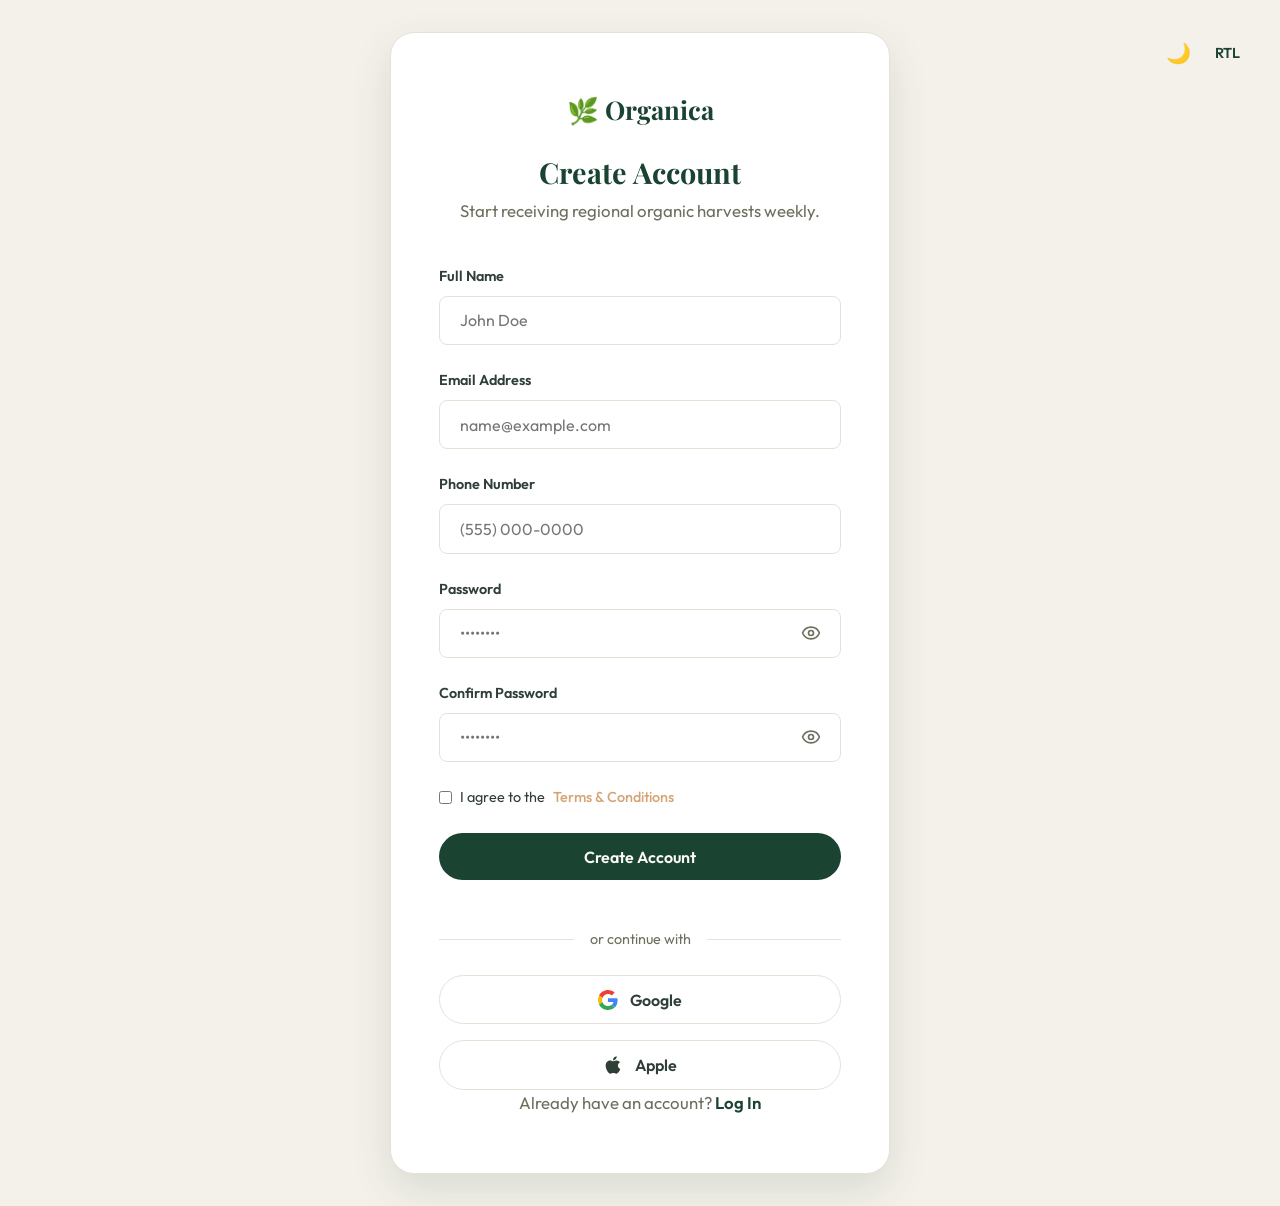
<file: signup.html>
<!DOCTYPE html>
<html lang="en">
<head>
  <meta charset="UTF-8">
  <meta name="viewport" content="width=device-width, initial-scale=1.0">
  <title>Sign Up | Organica</title>
  <meta name="description" content="Register your premium Organica account.">
  <link rel="stylesheet" href="css/style.css">
  <link rel="icon" href="data:image/svg+xml,<svg xmlns='http://www.w3.org/2000/svg' viewBox='0 0 100 100'><text y='.9em' font-size='90'>🌿</text></svg>">
</head>
<body class="auth-page">
  <div class="auth-actions">
    <button class="theme-toggle-btn" aria-label="Toggle Light/Dark Theme">🌙</button>
    <button class="rtl-toggle-btn" aria-label="Toggle RTL/LTR Direction" style="font-size: 0.9rem; font-weight: 600;">RTL</button>
  </div>

  <div class="auth-card">
    <div class="auth-header">
      <a href="index.html" class="logo" style="display: inline-flex; margin-bottom: 1.5rem;">🌿 Organica</a>
      <h2>Create Account</h2>
      <p>Start receiving regional organic harvests weekly.</p>
    </div>

    <form action="login.html" method="GET">
      <div class="form-group">
        <label for="name">Full Name</label>
        <input type="text" id="name" placeholder="John Doe" required>
      </div>

      <div class="form-group">
        <label for="email">Email Address</label>
        <input type="email" id="email" placeholder="name@example.com" required>
      </div>

      <div class="form-group">
        <label for="phone">Phone Number</label>
        <input type="tel" id="phone" placeholder="(555) 000-0000" required>
      </div>

      <div class="form-group">
        <label for="password">Password</label>
        <div class="password-wrapper">
          <input type="password" id="password" placeholder="••••••••" required>
          <button type="button" class="password-toggle-btn" aria-label="Toggle Password Visibility">
            <svg class="eye-icon" xmlns="http://www.w3.org/2000/svg" width="20" height="20" viewBox="0 0 24 24" fill="none" stroke="currentColor" stroke-width="2" stroke-linecap="round" stroke-linejoin="round"><path d="M2.062 12.348a1 1 0 0 1 0-.696 10.75 10.75 0 0 1 19.876 0 1 1 0 0 1 0 .696 10.75 10.75 0 0 1-19.876 0z"/><circle cx="12" cy="12" r="3"/></svg>
            <svg class="eye-off-icon" xmlns="http://www.w3.org/2000/svg" width="20" height="20" viewBox="0 0 24 24" fill="none" stroke="currentColor" stroke-width="2" stroke-linecap="round" stroke-linejoin="round" style="display: none;"><path d="M9.88 9.88a3 3 0 1 0 4.24 4.24"/><path d="M10.73 5.08A10.43 10.43 0 0 1 12 5c7 0 10 7 10 7a13.16 13.16 0 0 1-1.67 2.68"/><path d="M6.61 6.61A13.52 13.52 0 0 0 2 12s3 7 10 7a9.74 9.74 0 0 0 5.39-1.61"/><line x1="2" y1="2" x2="22" y2="22"/></svg>
          </button>
        </div>
      </div>

      <div class="form-group">
        <label for="confirm-password">Confirm Password</label>
        <div class="password-wrapper">
          <input type="password" id="confirm-password" placeholder="••••••••" required>
          <button type="button" class="password-toggle-btn" aria-label="Toggle Confirm Password Visibility">
            <svg class="eye-icon" xmlns="http://www.w3.org/2000/svg" width="20" height="20" viewBox="0 0 24 24" fill="none" stroke="currentColor" stroke-width="2" stroke-linecap="round" stroke-linejoin="round"><path d="M2.062 12.348a1 1 0 0 1 0-.696 10.75 10.75 0 0 1 19.876 0 1 1 0 0 1 0 .696 10.75 10.75 0 0 1-19.876 0z"/><circle cx="12" cy="12" r="3"/></svg>
            <svg class="eye-off-icon" xmlns="http://www.w3.org/2000/svg" width="20" height="20" viewBox="0 0 24 24" fill="none" stroke="currentColor" stroke-width="2" stroke-linecap="round" stroke-linejoin="round" style="display: none;"><path d="M9.88 9.88a3 3 0 1 0 4.24 4.24"/><path d="M10.73 5.08A10.43 10.43 0 0 1 12 5c7 0 10 7 10 7a13.16 13.16 0 0 1-1.67 2.68"/><path d="M6.61 6.61A13.52 13.52 0 0 0 2 12s3 7 10 7a9.74 9.74 0 0 0 5.39-1.61"/><line x1="2" y1="2" x2="22" y2="22"/></svg>
          </button>
        </div>
      </div>

      <div class="auth-options" style="justify-content: flex-start; margin-bottom: 1.5rem;">
        <label class="form-checkbox">
          <input type="checkbox" required> I agree to the <a href="#" style="color: var(--accent-color);">Terms & Conditions</a>
        </label>
      </div>

      <button type="submit" class="btn btn-primary auth-btn">Create Account</button>

      <div class="auth-separator">
        <span>or continue with</span>
      </div>

      <div class="social-login-container">
        <button type="button" class="social-btn">
          <svg xmlns="http://www.w3.org/2000/svg" viewBox="0 0 48 48"><path fill="#EA4335" d="M24 9.5c3.54 0 6.71 1.22 9.21 3.6l6.85-6.85C35.9 2.38 30.47 0 24 0 14.62 0 6.51 5.38 2.56 13.22l7.98 6.19C12.43 13.72 17.74 9.5 24 9.5z"/><path fill="#4285F4" d="M46.98 24.55c0-1.57-.15-3.09-.38-4.55H24v9.02h12.94c-.58 2.96-2.26 5.48-4.78 7.18l7.73 6c4.51-4.18 7.09-10.36 7.09-17.65z"/><path fill="#FBBC05" d="M10.53 28.59c-.48-1.45-.76-2.99-.76-4.59s.27-3.14.76-4.59l-7.98-6.19C.92 16.46 0 20.12 0 24c0 3.88.92 7.54 2.56 10.78l7.97-6.19z"/><path fill="#34A853" d="M24 48c6.48 0 11.93-2.13 15.89-5.81l-7.73-6c-2.15 1.45-4.92 2.3-8.16 2.3-6.26 0-11.57-4.22-13.47-9.91l-7.98 6.19C6.51 42.62 14.62 48 24 48z"/></svg>
          Google
        </button>
        <button type="button" class="social-btn">
          <svg xmlns="http://www.w3.org/2000/svg" viewBox="0 0 384 512"><path fill="currentColor" d="M318.7 268.7c-.2-36.7 16.4-64.4 50-84.8-18.8-26.9-47.2-41.7-84.7-44.6-35.5-2.8-74.3 20.7-88.5 20.7-15 0-49.4-19.7-76.4-19.7C63.3 141.2 4 184.8 4 273.5q0 39.3 14.4 81.2c12.8 36.7 59 126.7 107.2 125.2 25.2-.6 43-17.9 75.8-17.9 31.8 0 48.3 17.9 76.4 17.9 48.6-.7 90.4-82.5 102.6-119.3-65.2-30.7-61.7-90-61.7-91.9zm-56.6-164.2c27.3-32.4 24.8-61.9 24-72.5-24.1 1.4-52 16.4-67.9 34.9-17.5 19.8-27.8 44.3-25.6 71.9 26.1 2 49.9-11.4 69.5-34.3z"/></svg>
          Apple
        </button>
      </div>
    </form>

    <div class="auth-footer">
      <p>Already have an account? <a href="login.html">Log In</a></p>
    </div>
  </div>

  <script>
    document.querySelectorAll('.password-toggle-btn').forEach(button => {
      button.addEventListener('click', () => {
        const input = button.parentElement.querySelector('input');
        const eyeIcon = button.querySelector('.eye-icon');
        const eyeOffIcon = button.querySelector('.eye-off-icon');
        
        if (input.type === 'password') {
          input.type = 'text';
          eyeIcon.style.display = 'none';
          eyeOffIcon.style.display = 'block';
        } else {
          input.type = 'password';
          eyeIcon.style.display = 'block';
          eyeOffIcon.style.display = 'none';
        }
      });
    });
  </script>
  <script src="js/main.js"></script>
</body>
</html>
</file>
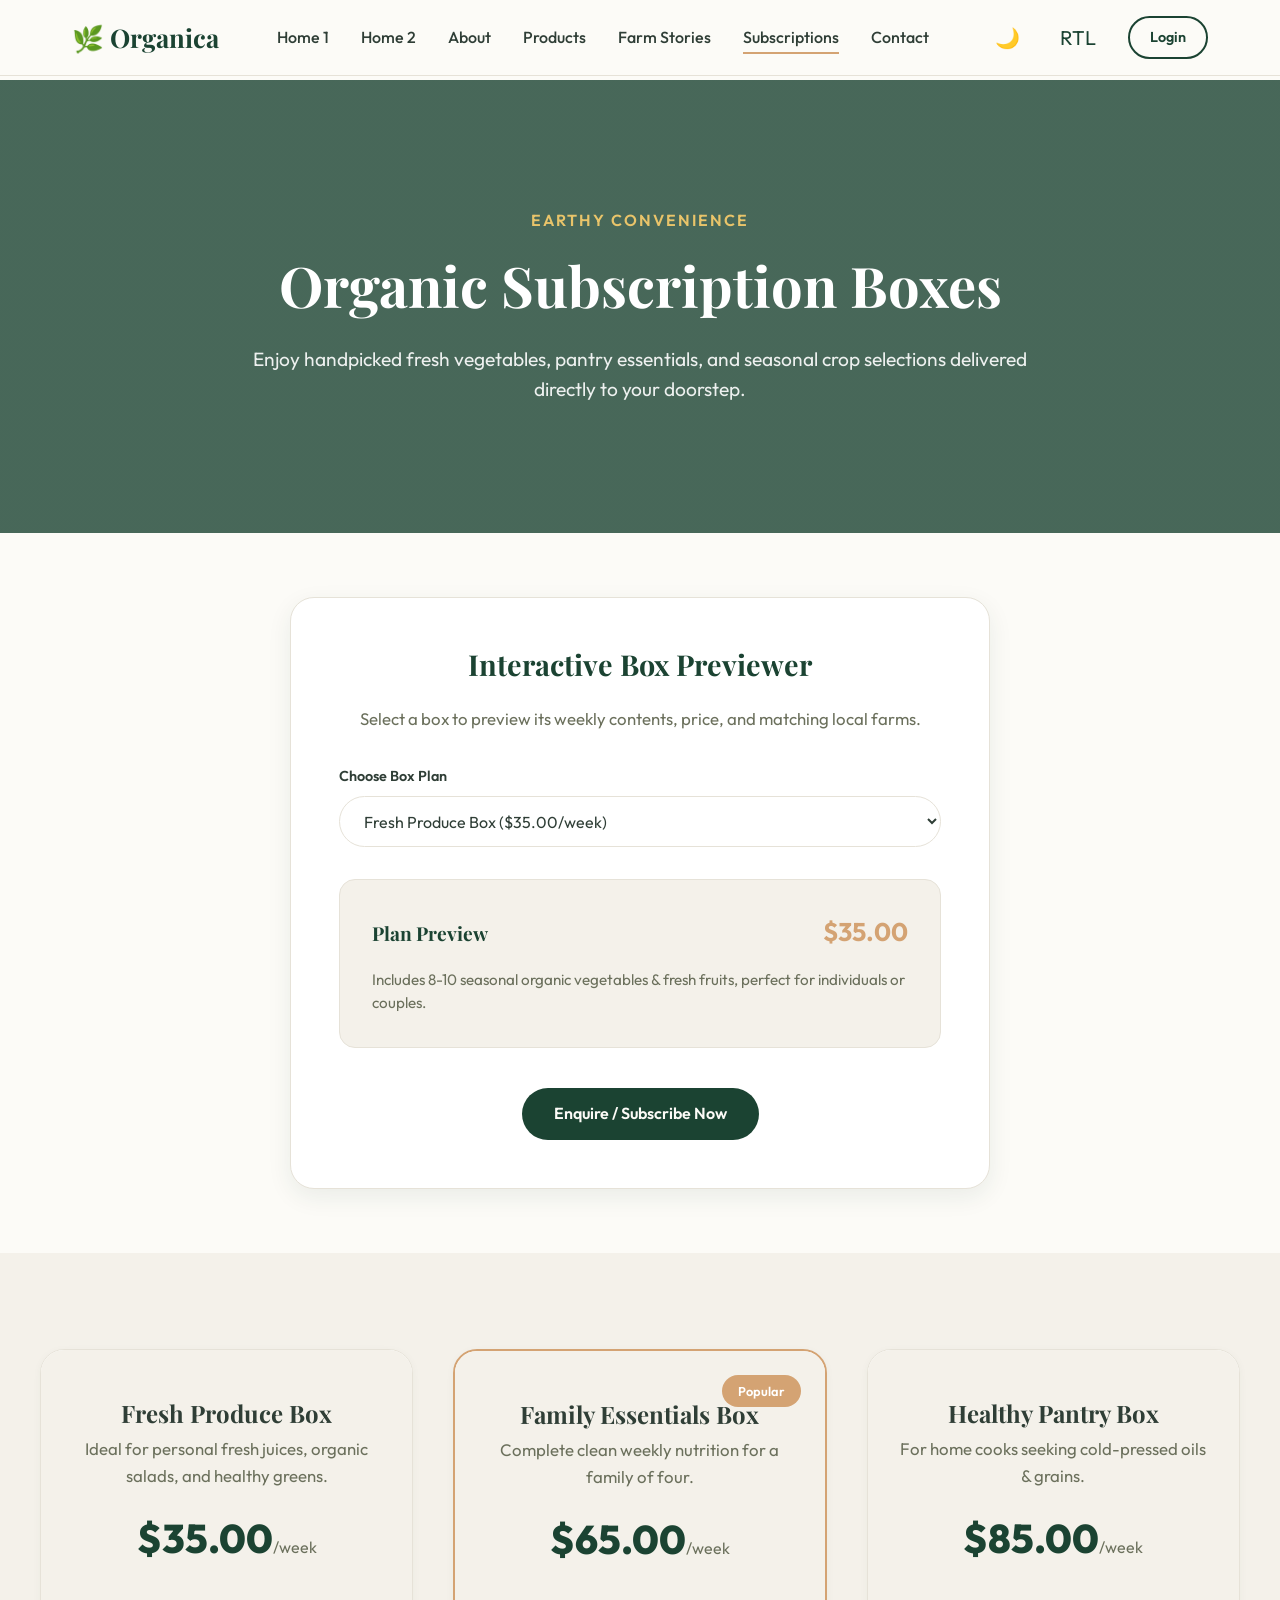
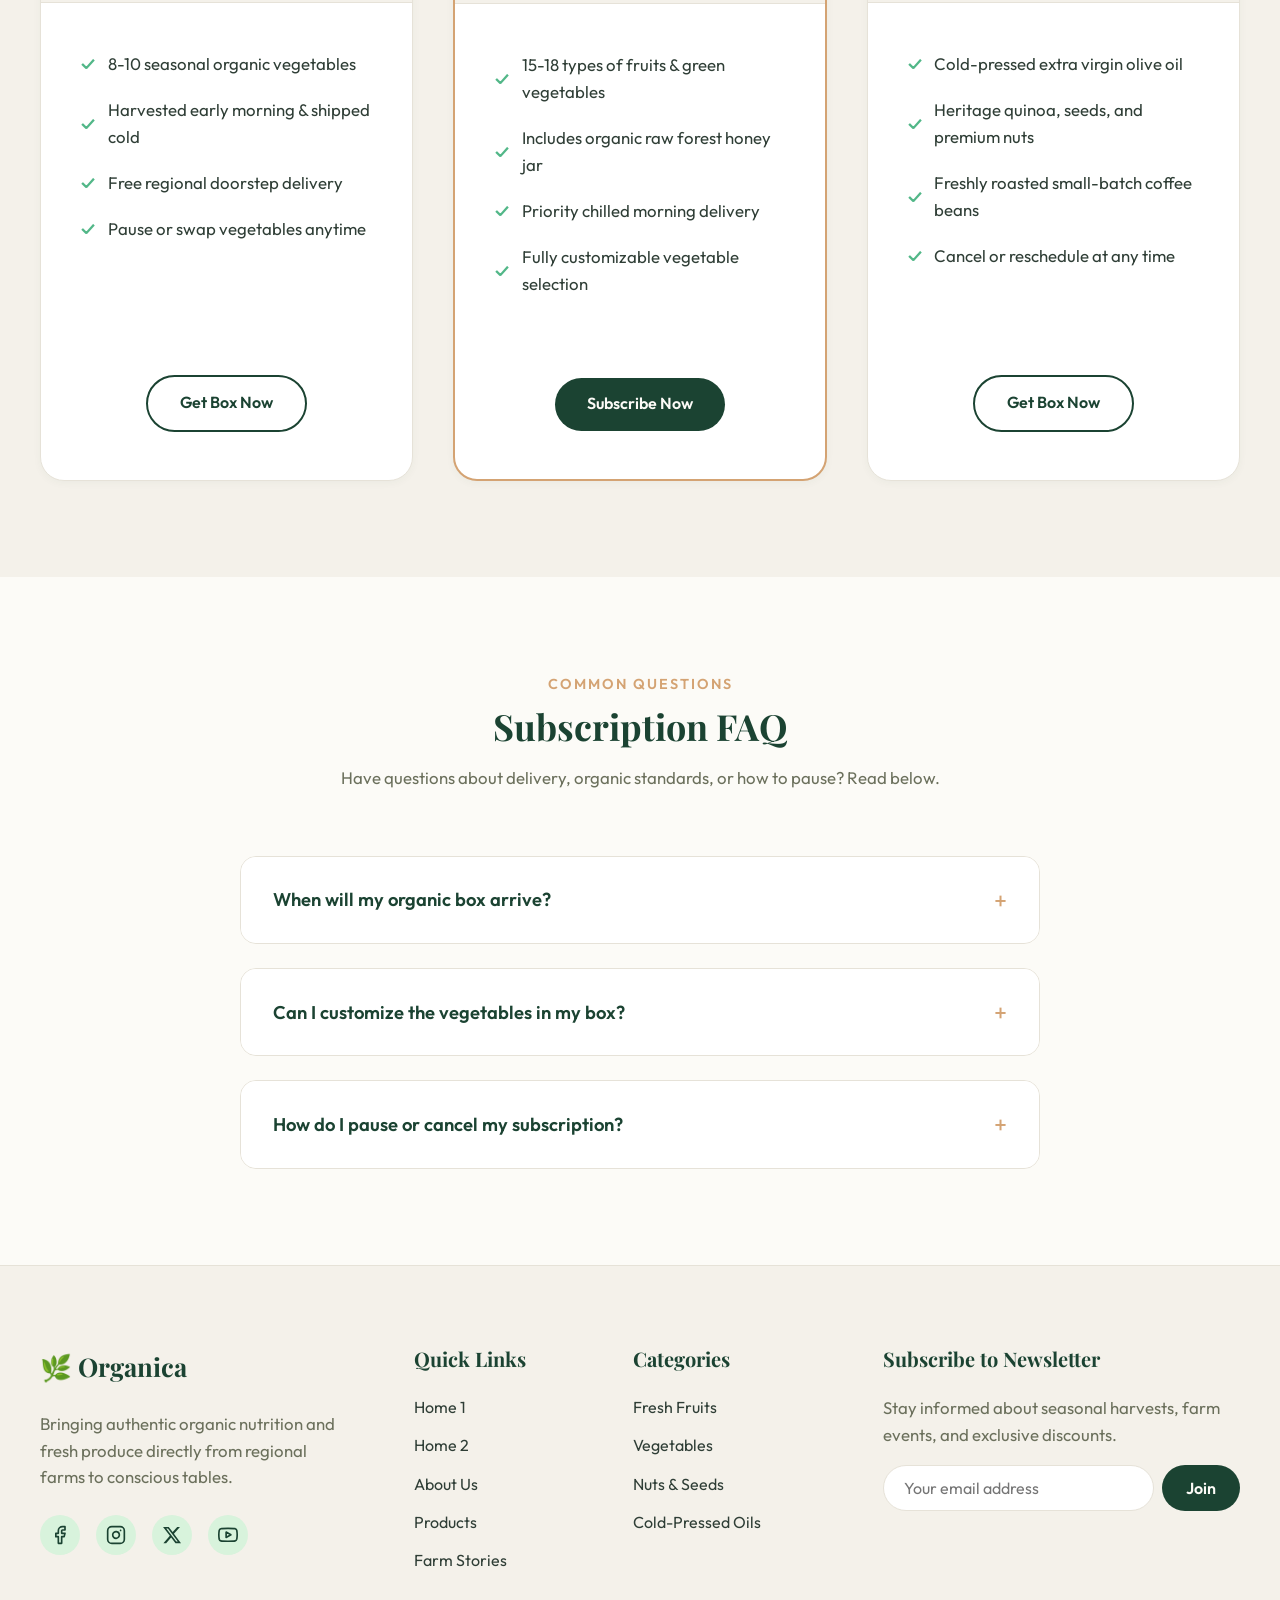
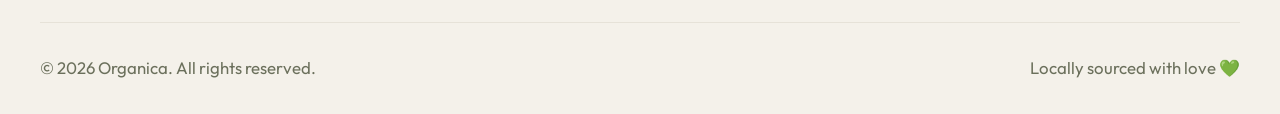
<file: subscriptions.html>
<!DOCTYPE html>
<html lang="en">
<head>
  <meta charset="UTF-8">
  <meta name="viewport" content="width=device-width, initial-scale=1.0">
  <title>Premium Grocery Subscriptions | Weekly Fresh Produce Boxes</title>
  <meta name="description" content="Subscribe to recurring weekly or monthly farm-fresh vegetable boxes, family staples, healthy snacks, and pantry essentials.">
  <link rel="stylesheet" href="css/style.css">
  <link rel="icon" href="data:image/svg+xml,<svg xmlns='http://www.w3.org/2000/svg' viewBox='0 0 100 100'><text y='.9em' font-size='90'>🌿</text></svg>">
</head>
<body>

  <!-- Premium Header -->
  <header>
    <div class="nav-container">
      <a href="index.html" class="logo">🌿 Organica</a>
      
      <nav class="nav-menu">
        <a href="index.html" class="nav-link">Home 1</a>
        <a href="home2.html" class="nav-link">Home 2</a>
        <a href="about.html" class="nav-link">About</a>
        <a href="products.html" class="nav-link">Products</a>
        <a href="stories.html" class="nav-link">Farm Stories</a>
        <a href="subscriptions.html" class="nav-link active">Subscriptions</a>
        <a href="contact.html" class="nav-link">Contact</a>
              <div class="mobile-actions">
          <button class="theme-toggle-btn" aria-label="Toggle Light/Dark Theme">🌙 Theme</button>
          <button class="rtl-toggle-btn" aria-label="Toggle RTL/LTR Direction">RTL Layout</button>
          <a href="login.html" class="btn btn-secondary" style="padding: 0.5rem 1.25rem; font-size: 0.9rem; width: 100%;">Login</a>
        </div>
      </nav>

      <div class="nav-actions">
        <button class="theme-toggle-btn" aria-label="Toggle Light/Dark Theme">🌙</button>
        <button class="rtl-toggle-btn" aria-label="Toggle RTL/LTR Direction">RTL</button>
        <a href="login.html" class="btn btn-secondary" style="padding: 0.5rem 1.25rem; font-size: 0.9rem;">Login</a>
        <button class="hamburger" aria-label="Toggle Menu">
          <span></span>
          <span></span>
          <span></span>
        </button>
      </div>
    </div>
  </header>

  <!-- Subscription Boxes Hero -->
  <section class="page-hero"
    style="background-image: linear-gradient(rgba(27, 67, 50, 0.8), rgba(27, 67, 50, 0.8)), url('https://images.unsplash.com/photo-1542601906990-b4d3fb778b09?auto=format&fit=crop&q=80&w=1600');">
    <div style="max-width: 800px; margin: 0 auto;">
      <span style="color: var(--accent-light); font-weight: 600; text-transform: uppercase; letter-spacing: 2px; display: block; margin-bottom: 1rem;">Earthy Convenience</span>
      <h1>Organic Subscription Boxes</h1>
      <p style="font-size: 1.2rem; color: rgba(255, 255, 255, 0.9); margin-bottom: 0;">Enjoy handpicked fresh vegetables, pantry essentials, and seasonal crop selections delivered directly to your doorstep.</p>
    </div>
  </section>

  <!-- Interactive Box Previewer -->
  <section style="background-color: var(--bg-color); padding: 4rem 2rem;">
    <div style="max-width: 700px; margin: 0 auto; background-color: var(--bg-card); border: 1px solid var(--border-color); padding: 3rem; border-radius: var(--radius-lg); box-shadow: var(--shadow-md);">
      <h3 style="font-family: var(--font-serif); font-size: 1.8rem; margin-bottom: 1.5rem; text-align: center; color: var(--primary-color);">Interactive Box Previewer</h3>
      <p style="text-align: center; margin-bottom: 2rem;">Select a box to preview its weekly contents, price, and matching local farms.</p>
      
      <div class="form-group">
        <label for="subscriptionSelect">Choose Box Plan</label>
        <select id="subscriptionSelect" style="border-radius: 50px;">
          <option value="produce">Fresh Produce Box ($35.00/week)</option>
          <option value="family">Family Essentials Box ($65.00/week)</option>
          <option value="pantry">Healthy Pantry Box ($85.00/week)</option>
        </select>
      </div>

      <div style="background-color: var(--bg-alt); padding: 2rem; border-radius: var(--radius-md); margin-top: 2rem; border: 1px solid var(--border-color);">
        <div style="display: flex; justify-content: space-between; align-items: center; margin-bottom: 1rem;">
          <h4 style="font-size: 1.2rem; color: var(--primary-color); margin: 0;">Plan Preview</h4>
          <span id="subPriceDisplay" style="font-size: 1.6rem; font-weight: 700; color: var(--accent-color);">$35.00</span>
        </div>
        <p id="subDetailDisplay" style="margin: 0; font-size: 0.95rem; line-height: 1.5;">Includes 8-10 seasonal organic vegetables & fresh fruits, perfect for individuals or couples.</p>
      </div>

      <div style="text-align: center; margin-top: 2.5rem;">
        <a href="contact.html?type=subscription" class="btn btn-primary">Enquire / Subscribe Now</a>
      </div>
    </div>
  </section>

  <!-- Subscription Options Grid -->
  <section style="background-color: var(--bg-alt);">
    <div class="subscription-grid">
      <div class="subscription-card">
        <div class="subscription-header">
          <h3>Fresh Produce Box</h3>
          <p>Ideal for personal fresh juices, organic salads, and healthy greens.</p>
          <div class="subscription-price">$35.00<span>/week</span></div>
        </div>
        <div class="subscription-features">
          <ul>
            <li>8-10 seasonal organic vegetables</li>
            <li>Harvested early morning & shipped cold</li>
            <li>Free regional doorstep delivery</li>
            <li>Pause or swap vegetables anytime</li>
          </ul>
        </div>
        <div class="subscription-footer">
          <a href="contact.html?box=produce" class="btn btn-secondary">Get Box Now</a>
        </div>
      </div>

      <div class="subscription-card popular">
        <span class="popular-tag">Popular</span>
        <div class="subscription-header">
          <h3>Family Essentials Box</h3>
          <p>Complete clean weekly nutrition for a family of four.</p>
          <div class="subscription-price">$65.00<span>/week</span></div>
        </div>
        <div class="subscription-features">
          <ul>
            <li>15-18 types of fruits & green vegetables</li>
            <li>Includes organic raw forest honey jar</li>
            <li>Priority chilled morning delivery</li>
            <li>Fully customizable vegetable selection</li>
          </ul>
        </div>
        <div class="subscription-footer">
          <a href="contact.html?box=family" class="btn btn-primary">Subscribe Now</a>
        </div>
      </div>

      <div class="subscription-card">
        <div class="subscription-header">
          <h3>Healthy Pantry Box</h3>
          <p>For home cooks seeking cold-pressed oils & grains.</p>
          <div class="subscription-price">$85.00<span>/week</span></div>
        </div>
        <div class="subscription-features">
          <ul>
            <li>Cold-pressed extra virgin olive oil</li>
            <li>Heritage quinoa, seeds, and premium nuts</li>
            <li>Freshly roasted small-batch coffee beans</li>
            <li>Cancel or reschedule at any time</li>
          </ul>
        </div>
        <div class="subscription-footer">
          <a href="contact.html?box=pantry" class="btn btn-secondary">Get Box Now</a>
        </div>
      </div>
    </div>
  </section>

  <!-- FAQ Accordion -->
  <section style="background-color: var(--bg-color);">
    <div class="section-header">
      <span>Common Questions</span>
      <h2>Subscription FAQ</h2>
      <p>Have questions about delivery, organic standards, or how to pause? Read below.</p>
    </div>
    <div class="faq-container">
      <div class="faq-item">
        <div class="faq-header">
          <h3>When will my organic box arrive?</h3>
          <span class="faq-icon">+</span>
        </div>
        <div class="faq-body">
          <p>We deliver boxes every Tuesday and Friday morning between 7:00 AM and 11:00 AM to preserve cool temperature of fresh crops. You will receive an SMS tracking link once our driver departs.</p>
        </div>
      </div>

      <div class="faq-item">
        <div class="faq-header">
          <h3>Can I customize the vegetables in my box?</h3>
          <span class="faq-icon">+</span>
        </div>
        <div class="faq-body">
          <p>Yes, absolutely! Subscribed members receive an email every Sunday showing the upcoming harvest list. You can log in and swap out any items you do not want with alternatives.</p>
        </div>
      </div>

      <div class="faq-item">
        <div class="faq-header">
          <h3>How do I pause or cancel my subscription?</h3>
          <span class="faq-icon">+</span>
        </div>
        <div class="faq-body">
          <p>You can pause or cancel at any time directly through your user dashboard with no cancellation fees or lock-in contracts. Make sure to update your schedule before Monday noon.</p>
        </div>
      </div>
    </div>
  </section>

  <!-- Footer -->
  <footer>
    <div class="footer-grid">
      <div class="footer-col">
        <a href="index.html" class="logo" style="margin-bottom: 1.5rem;">🌿 Organica</a>
        <p>Bringing authentic organic nutrition and fresh produce directly from regional farms to conscious tables.</p>
        <div class="footer-socials">
          <a href="#" class="social-icon" aria-label="Facebook">
            <svg xmlns="http://www.w3.org/2000/svg" width="20" height="20" viewBox="0 0 24 24" fill="none" stroke="currentColor" stroke-width="2" stroke-linecap="round" stroke-linejoin="round"><path d="M18 2h-3a5 5 0 0 0-5 5v3H7v4h3v8h4v-8h3l1-4h-4V7a1 1 0 0 1 1-1h3z"></path></svg>
          </a>
          <a href="#" class="social-icon" aria-label="Instagram">
            <svg xmlns="http://www.w3.org/2000/svg" width="20" height="20" viewBox="0 0 24 24" fill="none" stroke="currentColor" stroke-width="2" stroke-linecap="round" stroke-linejoin="round"><rect x="2" y="2" width="20" height="20" rx="5" ry="5"></rect><path d="M16 11.37A4 4 0 1 1 12.63 8 4 4 0 0 1 16 11.37z"></path><line x1="17.5" y1="6.5" x2="17.51" y2="6.5"></line></svg>
          </a>
          <a href="#" class="social-icon" aria-label="X (formerly Twitter)">
            <svg xmlns="http://www.w3.org/2000/svg" width="20" height="20" viewBox="0 0 24 24" fill="currentColor"><path d="M18.244 2.25h3.308l-7.227 8.26 8.502 11.24H16.17l-5.214-6.817L4.99 21.75H1.68l7.73-8.835L1.254 2.25H8.08l4.713 6.231zm-1.161 17.52h1.833L7.084 4.126H5.117z"></path></svg>
          </a>
          <a href="#" class="social-icon" aria-label="YouTube">
            <svg xmlns="http://www.w3.org/2000/svg" width="20" height="20" viewBox="0 0 24 24" fill="none" stroke="currentColor" stroke-width="2" stroke-linecap="round" stroke-linejoin="round"><path d="M22.54 6.42a2.78 2.78 0 0 0-1.94-2C18.88 4 12 4 12 4s-6.88 0-8.6.46a2.78 2.78 0 0 0-1.94 2A29 29 0 0 0 1 11.75a29 29 0 0 0 .46 5.33A2.78 2.78 0 0 0 3.4 19c1.72.46 8.6.46 8.6.46s6.88 0 8.6-.46a2.78 2.78 0 0 0 1.94-2 29 29 0 0 0 .46-5.25 29 29 0 0 0-.46-5.33z"></path><polygon points="9.75 15.02 15.5 11.75 9.75 8.48 9.75 15.02"></polygon></svg>
          </a>
        </div>
      </div>
      <div class="footer-col">
        <h3>Quick Links</h3>
        <ul>
          <li><a href="index.html">Home 1</a></li>
          <li><a href="home2.html">Home 2</a></li>
          <li><a href="about.html">About Us</a></li>
          <li><a href="products.html">Products</a></li>
          <li><a href="stories.html">Farm Stories</a></li>
        </ul>
      </div>
      <div class="footer-col">
        <h3>Categories</h3>
        <ul>
          <li><a href="products.html">Fresh Fruits</a></li>
          <li><a href="products.html">Vegetables</a></li>
          <li><a href="products.html">Nuts & Seeds</a></li>
          <li><a href="products.html">Cold-Pressed Oils</a></li>
        </ul>
      </div>
      <div class="footer-col">
        <h3>Subscribe to Newsletter</h3>
        <p>Stay informed about seasonal harvests, farm events, and exclusive discounts.</p>
        <form class="newsletter-form">
          <input type="email" placeholder="Your email address" required aria-label="Email Address">
          <button type="submit" class="btn btn-primary" style="padding: 0.75rem 1.5rem;">Join</button>
        </form>
      </div>
    </div>
    <div class="footer-bottom">
      <p>&copy; 2026 Organica. All rights reserved.</p>
      <p>Locally sourced with love 💚</p>
    </div>
  </footer>

  <!-- Back to Top Button -->
  <button class="back-to-top" aria-label="Back to top">↑</button>

  <script src="js/main.js"></script>
</body>
</html>
</file>
<file: css/style.css>
/* 
  Organic Grocery & Natural Foods Store 
  Premium, Fresh, Earthy, and Trustworthy Visual Identity 
*/

@import url('https://fonts.googleapis.com/css2?family=Outfit:wght@300;400;500;600;700;800&family=Playfair+Display:ital,wght@0,400;0,600;0,700;1,400&display=swap');

:root {
  /* Color Palette - Light Mode */
  --primary-color: #1b4332;       /* Forest Green */
  --primary-light: #2d6a4f;       /* Medium Forest Green */
  --primary-soft: #d8f3dc;        /* Pale Sage */
  --accent-color: #d4a373;        /* Warm Earthy Beige/Ochre */
  --accent-light: #e9c46a;        /* Soft Ochre */
  --bg-color: #fcfbf7;            /* Warm Cream */
  --bg-card: #ffffff;             /* Pure White */
  --bg-alt: #f4f1ea;              /* Muted Earthy Beige */
  --text-main: #2f3e36;           /* Dark Charcoal Green */
  --text-muted: #6b705c;          /* Muted Moss Green */
  --border-color: #e6e2d8;        /* Soft Border */
  --white: #ffffff;
  --black: #111111;
  --success: #52b788;
  --error: #e07a5f;

  /* Fonts */
  --font-sans: 'Outfit', sans-serif;
  --font-serif: 'Playfair Display', serif;

  /* Shadows & Details */
  --shadow-sm: 0 2px 8px rgba(27, 67, 50, 0.04);
  --shadow-md: 0 8px 24px rgba(27, 67, 50, 0.08);
  --shadow-lg: 0 16px 40px rgba(27, 67, 50, 0.12);
  --radius-sm: 8px;
  --radius-md: 16px;
  --radius-lg: 24px;
  --transition: all 0.4s cubic-bezier(0.16, 1, 0.3, 1);
}

[data-theme="dark"] {
  /* Color Palette - Dark Mode */
  --primary-color: #d8f3dc;       /* Pale Sage */
  --primary-light: #b7e4c7;       /* Sage Green */
  --primary-soft: #1b4332;        /* Forest Green */
  --accent-color: #e9c46a;        /* Soft Ochre */
  --accent-light: #f4a261;        /* Muted Terracotta */
  --bg-color: #121c17;            /* Deep Forest Black */
  --bg-card: #1a2620;             /* Dark Sage Slate */
  --bg-alt: #1f2e27;              /* Deep Sage Slate Alt */
  --text-main: #f4f1ea;           /* Warm Cream */
  --text-muted: #a3ad9e;          /* Muted Sage */
  --border-color: #2b3d35;        /* Deep Border */
  --shadow-sm: 0 2px 8px rgba(0, 0, 0, 0.2);
  --shadow-md: 0 8px 24px rgba(0, 0, 0, 0.3);
  --shadow-lg: 0 16px 40px rgba(0, 0, 0, 0.4);
}

/* Global resets & typography */
* {
  box-sizing: border-box;
  margin: 0;
  padding: 0;
}

html {
  scroll-behavior: smooth;
  font-size: 16px;
  overflow-x: hidden;
  width: 100%;
  max-width: 100%;
}

body {
  font-family: var(--font-sans);
  background-color: var(--bg-color);
  color: var(--text-main);
  line-height: 1.6;
  overflow-x: hidden;
  width: 100%;
  max-width: 100%;
  transition: background-color 0.3s ease, color 0.3s ease;
  position: relative;
}

h1, h2, h3, h4 {
  font-family: var(--font-serif);
  font-weight: 700;
  line-height: 1.25;
  overflow-wrap: break-word;
  word-wrap: break-word;
  max-width: 100%;
}

h1 {
  font-size: 3rem;
  color: var(--primary-color);
}

h2 {
  font-size: 2.25rem;
  color: var(--primary-color);
  margin-bottom: 1rem;
}

p {
  color: var(--text-muted);
  font-size: 1.05rem;
}

a {
  text-decoration: none;
  color: inherit;
  transition: var(--transition);
}

img {
  max-width: 100%;
  height: auto;
  display: block;
  object-fit: cover;
}

ul {
  list-style: none;
}

button, input, select, textarea {
  font-family: inherit;
  font-size: inherit;
}

/* Buttons */
.btn {
  display: inline-flex;
  align-items: center;
  justify-content: center;
  padding: 0.85rem 2rem;
  border-radius: 50px;
  font-weight: 600;
  cursor: pointer;
  transition: var(--transition);
  border: none;
  gap: 0.5rem;
}

.btn-primary {
  background-color: var(--primary-color);
  color: var(--bg-color) !important;
}

.btn-primary:hover {
  background-color: var(--primary-light);
  transform: translateY(-2px);
  box-shadow: var(--shadow-md);
}

.btn-secondary {
  background-color: transparent;
  color: var(--primary-color);
  border: 2px solid var(--primary-color);
}

.btn-secondary:hover {
  background-color: var(--primary-color);
  color: var(--bg-color) !important;
  transform: translateY(-2px);
  box-shadow: var(--shadow-md);
}

.btn-accent {
  background-color: var(--accent-color);
  color: var(--white) !important;
}

.btn-accent:hover {
  background-color: var(--accent-light);
  transform: translateY(-2px);
  box-shadow: var(--shadow-md);
}

/* Header styling */
header {
  position: fixed;
  top: 0;
  left: 0;
  width: 100%;
  z-index: 1000;
  background-color: rgba(252, 251, 247, 0.85);
  backdrop-filter: blur(12px);
  border-bottom: 1px solid var(--border-color);
  transition: var(--transition);
}

body {
  padding-top: 80px;
}

[data-theme="dark"] header {
  background-color: rgba(18, 28, 23, 0.85);
}

[data-theme="dark"] .final-cta {
  background-color: #0a0f0c !important;
}

[data-theme="dark"] .final-cta p {
  color: var(--primary-color) !important;
}

.nav-container {
  max-width: 1200px;
  margin: 0 auto;
  padding: 1rem 2rem;
  display: flex;
  align-items: center;
  justify-content: space-between;
}

.logo {
  font-family: var(--font-serif);
  font-size: 1.6rem;
  font-weight: 700;
  color: var(--primary-color);
  display: flex;
  align-items: center;
  gap: 0.5rem;
}

.logo span {
  color: var(--accent-color);
}

.nav-menu {
  display: flex;
  align-items: center;
  gap: 2rem;
}

.nav-link {
  font-weight: 500;
  color: var(--text-main);
  position: relative;
}

.nav-link:after {
  content: '';
  position: absolute;
  width: 0;
  height: 2px;
  bottom: -4px;
  left: 0;
  background-color: var(--accent-color);
  transition: var(--transition);
}

.nav-link:hover:after,
.nav-link.active:after {
  width: 100%;
}

.nav-actions {
  display: flex;
  align-items: center;
  gap: 1.5rem;
}

.theme-toggle-btn,
.rtl-toggle-btn {
  background: none;
  border: none;
  cursor: pointer;
  font-size: 1.25rem;
  color: var(--primary-color);
  display: flex;
  align-items: center;
  justify-content: center;
  transition: var(--transition);
  padding: 0.5rem;
  border-radius: 50%;
}

.theme-toggle-btn:hover,
.rtl-toggle-btn:hover {
  background-color: var(--primary-soft);
}

/* RTL Global Rules */
[dir="rtl"] {
  direction: rtl;
  text-align: right;
}
[dir="rtl"] body {
  text-align: right;
}
[dir="rtl"] .nav-menu {
  margin-right: auto;
  margin-left: unset;
}
[dir="rtl"] .logo {
  margin-left: auto;
  margin-right: unset;
}

[dir="rtl"] .password-wrapper input {
  padding-left: 3.5rem !important;
  padding-right: 1.25rem !important;
}

[dir="rtl"] .password-toggle-btn {
  left: 1.25rem;
  right: auto;
}

[dir="rtl"] .auth-actions {
  right: auto;
  left: 2rem;
}

.hamburger {
  display: none;
  flex-direction: column;
  gap: 6px;
  cursor: pointer;
  background: none;
  border: none;
}

.hamburger span {
  display: block;
  width: 28px;
  height: 3px;
  background-color: var(--primary-color);
  border-radius: 3px;
  transition: var(--transition);
}

/* Footer Section */
footer {
  background-color: var(--bg-alt);
  border-top: 1px solid var(--border-color);
  padding: 5rem 2rem 2rem;
  color: var(--text-main);
}

.footer-grid {
  max-width: 1200px;
  margin: 0 auto;
  display: grid;
  grid-template-columns: 2fr 1fr 1.2fr 1.8fr;
  gap: 4rem;
}

.footer-col h3 {
  font-size: 1.25rem;
  margin-bottom: 1.5rem;
  color: var(--primary-color);
}

.footer-col p {
  margin-bottom: 1rem;
}

.footer-col ul {
  display: flex;
  flex-direction: column;
  gap: 0.8rem;
}

.footer-col ul a:hover {
  color: var(--accent-color);
  padding-left: 5px;
}

.newsletter-form {
  display: flex;
  gap: 0.5rem;
  margin-top: 1rem;
}

.newsletter-form input {
  padding: 0.75rem 1.25rem;
  border-radius: 50px;
  border: 1px solid var(--border-color);
  background-color: var(--bg-card);
  color: var(--text-main);
  outline: none;
  flex: 1;
  min-width: 0;
}

.footer-socials {
  display: flex;
  gap: 1rem;
  margin-top: 1.5rem;
}

.social-icon {
  width: 40px;
  height: 40px;
  border-radius: 50%;
  background-color: var(--primary-soft);
  color: var(--primary-color);
  display: flex;
  align-items: center;
  justify-content: center;
  font-size: 1.1rem;
  transition: var(--transition);
}

.social-icon:hover {
  background-color: var(--primary-color);
  color: var(--bg-color);
}

.footer-bottom {
  max-width: 1200px;
  margin: 3rem auto 0;
  padding-top: 2rem;
  border-top: 1px solid var(--border-color);
  display: flex;
  justify-content: space-between;
  align-items: center;
  font-size: 0.9rem;
  color: var(--text-muted);
}

/* Sections Base Styling */
section {
  padding: 6rem 2rem;
}

.section-header {
  text-align: center;
  max-width: 700px;
  margin: 0 auto 4rem;
}

.section-header span {
  font-size: 0.9rem;
  text-transform: uppercase;
  letter-spacing: 2px;
  color: var(--accent-color);
  font-weight: 600;
  display: block;
  margin-bottom: 0.5rem;
}

/* Hero Sections */
.hero {
  display: flex;
  align-items: center;
  min-height: calc(90vh - 80px);
  background-color: var(--bg-alt);
  position: relative;
  overflow: hidden;
}

.hero-grid {
  max-width: 1200px;
  margin: 0 auto;
  display: grid;
  grid-template-columns: 1.2fr 1fr;
  gap: 4rem;
  align-items: center;
}

.hero-content {
  position: relative;
  z-index: 2;
  text-align: center;
}

.hero-tag {
  display: inline-block;
  padding: 0.5rem 1.25rem;
  border-radius: 50px;
  background-color: var(--primary-soft);
  color: var(--primary-color);
  font-weight: 600;
  font-size: 0.85rem;
  margin-bottom: 1.5rem;
}

.hero h1 {
  font-size: 3.8rem;
  margin-bottom: 1.5rem;
}

.hero p {
  font-size: 1.2rem;
  margin-bottom: 2.5rem;
}

.hero-actions {
  display: flex;
  gap: 1rem;
  justify-content: center;
}

.hero-image-wrapper {
  position: relative;
  height: 500px;
}

.hero-image-wrapper img {
  width: 100%;
  height: 100%;
  object-fit: cover;
  border-radius: var(--radius-lg);
  box-shadow: var(--shadow-lg);
}

.hero-badge {
  position: absolute;
  bottom: 2rem;
  left: -2rem;
  background-color: var(--bg-card);
  padding: 1.5rem;
  border-radius: var(--radius-md);
  box-shadow: var(--shadow-md);
  border: 1px solid var(--border-color);
  display: flex;
  align-items: center;
  gap: 1rem;
}

.hero-badge-icon {
  width: 50px;
  height: 50px;
  border-radius: 50%;
  background-color: var(--primary-soft);
  color: var(--primary-color);
  display: flex;
  align-items: center;
  justify-content: center;
  font-size: 1.5rem;
}

/* Category grid style */
.category-grid {
  display: grid;
  grid-template-columns: repeat(4, 1fr);
  gap: 2rem;
  max-width: 1200px;
  margin: 0 auto;
}

.category-card {
  background-color: var(--bg-card);
  border-radius: var(--radius-md);
  padding: 2.5rem 1.5rem;
  text-align: center;
  border: 1px solid var(--border-color);
  box-shadow: var(--shadow-sm);
  transition: var(--transition);
  display: flex;
  flex-direction: column;
  align-items: center;
}

.category-card:hover {
  transform: translateY(-8px);
  box-shadow: var(--shadow-md);
  border-color: var(--primary-color);
}

.category-icon {
  font-size: 3rem;
  margin-bottom: 1.5rem;
  line-height: 1;
}

.category-card h3 {
  font-size: 1.3rem;
  margin-bottom: 0.5rem;
}

/* Products and Product Cards */
.products-grid {
  display: grid;
  grid-template-columns: repeat(auto-fill, minmax(280px, 1fr));
  gap: 2rem;
  max-width: 1200px;
  margin: 0 auto;
}

.product-card {
  background-color: var(--bg-card);
  border-radius: var(--radius-md);
  overflow: hidden;
  border: 1px solid var(--border-color);
  box-shadow: var(--shadow-sm);
  transition: var(--transition);
  display: flex;
  flex-direction: column;
  position: relative;
}

.product-card:hover {
  transform: translateY(-5px);
  box-shadow: var(--shadow-md);
}

.product-badge {
  position: absolute;
  top: 1rem;
  left: 1rem;
  background-color: var(--accent-color);
  color: var(--white);
  padding: 0.35rem 0.85rem;
  border-radius: 50px;
  font-size: 0.8rem;
  font-weight: 600;
  z-index: 5;
}

.product-img-container {
  height: 220px;
  overflow: hidden;
  background-color: var(--bg-alt);
}

.product-img-container img {
  width: 100%;
  height: 100%;
  object-fit: cover;
  transition: var(--transition);
}

.product-card:hover .product-img-container img {
  transform: scale(1.05);
}

.product-details {
  padding: 1.5rem;
  flex-grow: 1;
  display: flex;
  flex-direction: column;
}

.product-cat {
  font-size: 0.8rem;
  text-transform: uppercase;
  color: var(--accent-color);
  font-weight: 600;
  margin-bottom: 0.5rem;
}

.product-details h3 {
  font-size: 1.25rem;
  margin-bottom: 0.5rem;
}

.product-desc {
  font-size: 0.9rem;
  margin-bottom: 1.5rem;
  flex-grow: 1;
}

.product-footer {
  display: flex;
  justify-content: space-between;
  align-items: center;
  margin-top: auto;
}

.product-price {
  font-size: 1.3rem;
  font-weight: 700;
  color: var(--primary-color);
}

/* Why Choose Us & Farm-to-table Sourcing style */
.features-grid {
  display: grid;
  grid-template-columns: repeat(3, 1fr);
  gap: 2.5rem;
  max-width: 1200px;
  margin: 0 auto;
}

.feature-box {
  background-color: var(--bg-card);
  padding: 3rem 2rem;
  border-radius: var(--radius-md);
  border: 1px solid var(--border-color);
  box-shadow: var(--shadow-sm);
  transition: var(--transition);
}

.feature-box:hover {
  transform: translateY(-5px);
  box-shadow: var(--shadow-md);
}

.feature-box-icon {
  width: 60px;
  height: 60px;
  border-radius: var(--radius-sm);
  background-color: var(--primary-soft);
  color: var(--primary-color);
  display: flex;
  align-items: center;
  justify-content: center;
  font-size: 1.8rem;
  margin-bottom: 1.5rem;
}

.feature-box-image {
  width: 100%;
  height: 180px;
  object-fit: cover;
  border-radius: var(--radius-sm);
  margin-bottom: 1.5rem;
}

.feature-box h3 {
  font-size: 1.4rem;
  margin-bottom: 1rem;
}

/* Sourcing Process Section */
.sourcing-steps {
  max-width: 1200px;
  margin: 0 auto;
  display: grid;
  grid-template-columns: repeat(4, 1fr);
  gap: 2rem;
  position: relative;
}

.sourcing-step {
  text-align: center;
  position: relative;
  z-index: 2;
}

.sourcing-step-number {
  width: 70px;
  height: 70px;
  border-radius: 50%;
  background-color: var(--primary-color);
  color: var(--bg-color);
  display: flex;
  align-items: center;
  justify-content: center;
  font-size: 1.5rem;
  font-weight: 700;
  margin: 0 auto 1.5rem;
  box-shadow: var(--shadow-md);
}

.sourcing-step h3 {
  font-size: 1.25rem;
  margin-bottom: 0.8rem;
}

/* Testimonial Section */
.testimonial-slider {
  max-width: 800px;
  margin: 0 auto;
  background-color: var(--bg-card);
  border: 1px solid var(--border-color);
  border-radius: var(--radius-lg);
  padding: 4rem 3rem;
  box-shadow: var(--shadow-md);
  text-align: center;
  position: relative;
}

.testimonial-quote {
  font-family: var(--font-serif);
  font-size: 1.5rem;
  font-style: italic;
  color: var(--text-main);
  margin-bottom: 2rem;
  line-height: 1.6;
}

.testimonial-author {
  display: flex;
  align-items: center;
  justify-content: center;
  gap: 1rem;
}

.testimonial-author img {
  width: 60px;
  height: 60px;
  border-radius: 50%;
}

.testimonial-author-info {
  text-align: left;
}

.testimonial-author-info h4 {
  font-size: 1.1rem;
  color: var(--primary-color);
}

.testimonial-author-info span {
  font-size: 0.85rem;
  color: var(--text-muted);
}

/* Home 2 - Editorial Hero */
.editorial-hero {
  background-color: var(--bg-color);
  min-height: 90vh;
  display: flex;
  align-items: center;
  padding: 8rem 2rem 6rem;
}

.editorial-hero-grid {
  max-width: 1200px;
  margin: 0 auto;
  display: grid;
  grid-template-columns: 1fr 1fr;
  gap: 5rem;
  align-items: center;
}

.editorial-hero-content {
  text-align: center;
  display: flex;
  flex-direction: column;
  align-items: center;
}

.editorial-hero-content h1 {
  font-family: var(--font-serif);
  font-size: 4.2rem;
  font-weight: 400;
  line-height: 1.1;
  margin-bottom: 2rem;
}

.editorial-hero-content h1 strong {
  font-weight: 700;
  color: var(--primary-color);
}

.editorial-tagline {
  font-size: 1.25rem;
  margin-bottom: 2.5rem;
  max-width: 600px;
  position: relative;
  padding: 0;
}

/* Seasonal fresh produce slider/showcase styling */
.seasonal-showcase {
  max-width: 1200px;
  margin: 0 auto;
  display: grid;
  grid-template-columns: 1.5fr 2.5fr;
  gap: 4rem;
  align-items: center;
}

.seasonal-info h2 {
  font-size: 2.5rem;
}

.seasonal-cards {
  display: grid;
  grid-template-columns: repeat(3, 1fr);
  gap: 1.5rem;
}

.seasonal-card {
  background-color: var(--bg-card);
  border-radius: var(--radius-md);
  overflow: hidden;
  border: 1px solid var(--border-color);
  box-shadow: var(--shadow-sm);
  transition: var(--transition);
}

.seasonal-card:hover {
  transform: translateY(-8px);
}

.seasonal-img {
  height: 250px;
  overflow: hidden;
}

.seasonal-img img {
  width: 100%;
  height: 100%;
  object-fit: cover;
}

.seasonal-meta {
  padding: 1.25rem;
}

.seasonal-meta span {
  font-size: 0.8rem;
  text-transform: uppercase;
  color: var(--accent-color);
  font-weight: 600;
}

.seasonal-meta h4 {
  font-size: 1.15rem;
  margin-top: 0.25rem;
  color: var(--primary-color);
}

/* Filters & Category Controls */
.filter-container {
  display: flex;
  justify-content: center;
  flex-wrap: wrap;
  gap: 1rem;
  margin-bottom: 3.5rem;
}

.filter-btn {
  padding: 0.65rem 1.5rem;
  border-radius: 50px;
  background-color: var(--bg-card);
  border: 1px solid var(--border-color);
  color: var(--text-main);
  font-weight: 600;
  cursor: pointer;
  transition: var(--transition);
}

.filter-btn:hover,
.filter-btn.active {
  background-color: var(--primary-color);
  color: var(--bg-color);
  border-color: var(--primary-color);
}

/* Subscriptions Page Layout & Boxes */
.subscription-grid {
  display: grid;
  grid-template-columns: repeat(3, 1fr);
  gap: 2.5rem;
  max-width: 1200px;
  margin: 0 auto;
}

.subscription-card {
  background-color: var(--bg-card);
  border: 1px solid var(--border-color);
  border-radius: var(--radius-lg);
  overflow: hidden;
  box-shadow: var(--shadow-sm);
  transition: var(--transition);
  display: flex;
  flex-direction: column;
}

.subscription-card.popular {
  border: 2px solid var(--accent-color);
  transform: scale(1.03);
  position: relative;
}

.popular-tag {
  position: absolute;
  top: 1.5rem;
  right: 1.5rem;
  background-color: var(--accent-color);
  color: var(--white);
  padding: 0.35rem 1rem;
  border-radius: 50px;
  font-size: 0.8rem;
  font-weight: 600;
}

.subscription-card:hover {
  box-shadow: var(--shadow-lg);
}

.subscription-header {
  padding: 3rem 2rem 2rem;
  text-align: center;
  background-color: var(--bg-alt);
  border-bottom: 1px solid var(--border-color);
}

.subscription-header h3 {
  font-size: 1.5rem;
  margin-bottom: 0.5rem;
}

.subscription-price {
  font-size: 2.5rem;
  font-weight: 800;
  color: var(--primary-color);
  margin-top: 1rem;
}

.subscription-price span {
  font-size: 1rem;
  color: var(--text-muted);
  font-weight: 400;
}

.subscription-features {
  padding: 3rem 2.5rem;
  flex-grow: 1;
}

.subscription-features ul {
  display: flex;
  flex-direction: column;
  gap: 1.2rem;
}

.subscription-features li {
  display: flex;
  align-items: center;
  gap: 0.8rem;
  font-size: 1.05rem;
}

.subscription-features li:before {
  content: '✓';
  color: var(--success);
  font-weight: bold;
}

.subscription-footer {
  padding: 2rem 2.5rem 3rem;
  text-align: center;
}

/* FAQ Accordion Styling */
.faq-container {
  max-width: 800px;
  margin: 0 auto;
  display: flex;
  flex-direction: column;
  gap: 1.5rem;
}

.faq-item {
  background-color: var(--bg-card);
  border: 1px solid var(--border-color);
  border-radius: var(--radius-md);
  overflow: hidden;
  transition: var(--transition);
}

.faq-header {
  padding: 1.5rem 2rem;
  display: flex;
  justify-content: space-between;
  align-items: center;
  cursor: pointer;
  background-color: var(--bg-card);
  transition: var(--transition);
}

.faq-header h3 {
  font-size: 1.15rem;
  font-family: var(--font-sans);
  font-weight: 600;
  color: var(--primary-color);
}

.faq-icon {
  font-size: 1.5rem;
  color: var(--accent-color);
  transition: var(--transition);
}

.faq-body {
  max-height: 0;
  overflow: hidden;
  transition: max-height 0.4s cubic-bezier(0.16, 1, 0.3, 1);
}

.faq-body p {
  padding: 0 2rem 1.5rem;
  font-size: 1rem;
}

.faq-item.active .faq-body {
  max-height: 300px;
}

.faq-item.active .faq-icon {
  transform: rotate(45deg);
}

.auth-actions {
  position: absolute;
  top: 2rem;
  right: 2rem;
  display: flex;
  gap: 0.5rem;
  align-items: center;
  z-index: 100;
}

/* Standalone Login/Signup Pages */
.auth-page {
  display: flex;
  min-height: 100vh;
  background-color: var(--bg-alt);
  align-items: center;
  justify-content: center;
  padding: 2rem;
}

.auth-card {
  background-color: var(--bg-card);
  border-radius: var(--radius-lg);
  border: 1px solid var(--border-color);
  box-shadow: var(--shadow-lg);
  max-width: 500px;
  width: 100%;
  padding: 3.5rem 3rem;
  position: relative;
}

.auth-header {
  text-align: center;
  margin-bottom: 2.5rem;
}

.auth-header .logo {
  justify-content: center;
  margin-bottom: 1rem;
}

.auth-header h2 {
  font-size: 1.8rem;
  margin-bottom: 0.5rem;
}

.form-group {
  margin-bottom: 1.5rem;
}

.form-group label {
  display: block;
  font-weight: 600;
  margin-bottom: 0.5rem;
  font-size: 0.9rem;
}

.form-group input,
.form-group select,
.form-group textarea {
  width: 100%;
  padding: 0.85rem 1.25rem;
  border-radius: var(--radius-sm);
  border: 1px solid var(--border-color);
  background-color: var(--bg-card);
  color: var(--text-main);
  outline: none;
  transition: var(--transition);
}

.form-group input:focus,
.form-group select:focus,
.form-group textarea:focus {
  border-color: var(--primary-color);
  box-shadow: 0 0 0 3px var(--primary-soft);
}

.form-checkbox {
  display: flex;
  align-items: center;
  gap: 0.5rem;
  font-size: 0.9rem;
  cursor: pointer;
}

.form-checkbox input {
  width: auto;
}

.auth-options {
  display: flex;
  justify-content: space-between;
  align-items: center;
  margin-bottom: 2rem;
  font-size: 0.9rem;
}

.auth-options a {
  color: var(--accent-color);
  font-weight: 500;
}

.auth-options a:hover {
  text-decoration: underline;
}

.auth-btn {
  width: 100%;
  margin-bottom: 1.5rem;
}

.auth-footer {
  text-align: center;
  font-size: 0.95rem;
}

.auth-footer a {
  color: var(--primary-color);
  font-weight: 600;
}

.auth-footer a:hover {
  text-decoration: underline;
}

/* Contact Page Styles */
.contact-grid {
  display: grid;
  grid-template-columns: 1.2fr 1.8fr;
  gap: 4rem;
  max-width: 1200px;
  margin: 0 auto;
}

.contact-info {
  display: flex;
  flex-direction: column;
  gap: 2.5rem;
}

.contact-info-block h3 {
  font-size: 1.3rem;
  color: var(--primary-color);
  margin-bottom: 0.8rem;
}

.contact-info-block p {
  font-size: 1.05rem;
}

.contact-form-container {
  background-color: var(--bg-card);
  border: 1px solid var(--border-color);
  border-radius: var(--radius-lg);
  padding: 3.5rem 3rem;
  box-shadow: var(--shadow-md);
}

.contact-form-container h3 {
  font-size: 1.75rem;
  margin-bottom: 2rem;
  color: var(--primary-color);
}

/* Back to Top button */
.back-to-top {
  position: fixed;
  bottom: 2rem;
  right: 2rem;
  width: 50px;
  height: 50px;
  border-radius: 50%;
  background-color: var(--primary-color);
  color: var(--bg-color);
  display: flex;
  align-items: center;
  justify-content: center;
  font-size: 1.5rem;
  cursor: pointer;
  box-shadow: var(--shadow-md);
  opacity: 0;
  visibility: hidden;
  transition: var(--transition);
  z-index: 999;
}

.back-to-top.show {
  opacity: 1;
  visibility: visible;
}

.back-to-top:hover {
  transform: translateY(-5px);
  background-color: var(--primary-light);
}

/* CSS Animations */
@keyframes fadeInUp {
  from {
    opacity: 0;
    transform: translateY(30px);
  }
  to {
    opacity: 1;
    transform: translateY(0);
  }
}

.animate-fade-in {
  animation: fadeInUp 0.8s cubic-bezier(0.16, 1, 0.3, 1) forwards;
}

/* Alert Notification */
.alert-popup {
  position: fixed;
  top: 2rem;
  right: 2rem;
  background-color: var(--primary-color);
  color: var(--bg-color);
  padding: 1rem 2rem;
  border-radius: var(--radius-sm);
  box-shadow: var(--shadow-lg);
  z-index: 10000;
  display: none;
  animation: fadeInUp 0.4s ease forwards;
}

/* Mobile Actions for Hamburger Menu */
.mobile-actions {
  display: none;
  flex-direction: column;
  gap: 1rem;
  width: 100%;
  padding-top: 1rem;
  border-top: 1px solid var(--border-color);
  margin-top: 1rem;
}

.mobile-actions .theme-toggle-btn,
.mobile-actions .rtl-toggle-btn {
  justify-content: flex-start;
  padding: 0.5rem 0;
  font-size: 1.1rem;
}

.about-grid {
  max-width: 1200px;
  margin: 0 auto;
  display: grid;
  grid-template-columns: 1fr 1fr;
  gap: 4rem;
  align-items: center;
}

.about-grid h2 {
  font-family: var(--font-serif);
  font-size: 2.5rem;
  margin-bottom: 1.5rem;
  color: var(--primary-color);
}

.about-grid img {
  width: 100%;
  height: auto;
  border-radius: var(--radius-lg);
  box-shadow: var(--shadow-lg);
}

.page-hero {
  background-size: cover;
  background-position: center;
  padding: 8rem 2rem;
  text-align: center;
  color: var(--white);
  min-height: 400px;
  display: flex;
  align-items: center;
  justify-content: center;
}

.page-hero h1 {
  font-family: var(--font-serif);
  font-size: 3.5rem;
  margin-bottom: 1.5rem;
  color: var(--white);
}

.stories-grid {
  display: grid;
  grid-template-columns: 1.2fr 0.8fr;
  gap: 4rem;
  align-items: center;
}

.stories-grid.reverse {
  grid-template-columns: 0.8fr 1.2fr;
}

.stories-grid h3 {
  font-family: var(--font-serif);
  font-size: 2rem;
  margin: 0.8rem 0 1.2rem;
  color: var(--primary-color);
}

.stories-grid img {
  border-radius: var(--radius-md);
  box-shadow: var(--shadow-md);
  height: 320px;
  width: 100%;
  object-fit: cover;
}

/* Responsive Breakpoints */
@media (max-width: 1024px) {
  h1 {
    font-size: 2.5rem;
  }
  .hero h1 {
    font-size: 3rem;
  }
  .hero-grid {
    grid-template-columns: 1fr;
    gap: 3rem;
  }
  .hero-image-wrapper {
    height: 400px;
  }
  .footer-grid {
    grid-template-columns: 1fr 1fr;
    gap: 3rem;
  }
  .subscription-grid {
    grid-template-columns: 1fr 1fr;
  }
  .subscription-card.popular {
    transform: none;
  }
  .contact-grid {
    grid-template-columns: 1fr;
    gap: 3rem;
  }
  .editorial-hero-grid {
    grid-template-columns: 1fr;
    gap: 3rem;
  }
  .editorial-hero-content h1 {
    font-size: 3.2rem;
  }
  .seasonal-showcase {
    grid-template-columns: 1fr;
  }
  
  /* Mobile Nav (Tab + Mob) */
  .hamburger {
    display: flex;
  }
  .nav-menu {
    position: fixed;
    top: 80px;
    left: 0;
    transform: translateX(-100%);
    width: 100%;
    height: calc(100vh - 80px);
    background-color: var(--bg-color);
    flex-direction: column;
    padding: 3rem 2rem;
    gap: 1.5rem;
    box-shadow: var(--shadow-md);
    transition: var(--transition);
    align-items: flex-start;
    overflow-y: auto;
  }
  .nav-menu.active {
    transform: translateX(0);
  }
  .nav-actions .theme-toggle-btn,
  .nav-actions .rtl-toggle-btn,
  .nav-actions .btn {
    display: none !important;
  }
  .nav-actions {
    display: flex !important;
  }
  .hamburger {
    display: flex !important;
    visibility: visible !important;
    opacity: 1 !important;
    z-index: 9999;
  }
  .mobile-actions {
    display: flex;
  }
}

@media (max-width: 768px) {
  .nav-container {
    padding: 1rem 1.25rem;
  }
  .logo {
    font-size: 1.4rem;
    white-space: nowrap;
  }
  .nav-actions {
    gap: 0.75rem;
  }
  .category-grid {
    grid-template-columns: 1fr 1fr;
  }
  .features-grid {
    grid-template-columns: 1fr;
  }
  .feature-box-image {
    height: auto;
    max-height: 280px;
    object-fit: contain;
  }
  .sourcing-steps {
    grid-template-columns: 1fr 1fr;
  }
  .seasonal-cards {
    grid-template-columns: 1fr 1fr;
  }
  .subscription-grid {
    grid-template-columns: 1fr;
  }
  .about-grid {
    grid-template-columns: 1fr;
    gap: 2.5rem;
  }
  .about-grid h2 {
    font-size: 2rem;
  }
  .page-hero {
    padding: 6rem 1.5rem;
    min-height: 320px;
  }
  .page-hero h1 {
    font-size: 2.5rem;
  }
  .stories-grid,
  .stories-grid.reverse {
    grid-template-columns: 1fr;
    gap: 2.5rem;
  }
  .stories-grid h3 {
    font-size: 1.75rem;
  }
  .stories-grid img {
    height: 260px;
  }
  .auth-page {
    padding-top: 5.5rem;
  }
  .auth-actions {
    position: absolute;
    top: 1.5rem;
    right: 1.5rem;
  }
  [dir="rtl"] .auth-actions {
    right: auto;
    left: 1.5rem;
  }
}

@media (max-width: 480px) {
  h1 {
    font-size: 2rem;
  }
  h2 {
    font-size: 1.75rem;
  }
  .hero h1 {
    font-size: 2.25rem;
  }
  .category-grid {
    grid-template-columns: 1fr;
  }
  .sourcing-steps {
    grid-template-columns: 1fr;
  }
  .seasonal-cards {
    grid-template-columns: 1fr;
  }
  .footer-grid {
    grid-template-columns: 1fr;
  }
  footer {
    padding: 4rem 1.5rem 2rem;
  }
  .newsletter-form {
    flex-direction: column;
    align-items: stretch;
  }
  .footer-bottom {
    flex-direction: column;
    gap: 1rem;
    text-align: center;
  }
  .hero-actions {
    flex-direction: column;
  }
  .auth-card {
    padding: 2.5rem 1.5rem;
  }
  .about-grid h2 {
    font-size: 1.75rem;
  }
  .page-hero h1 {
    font-size: 2rem;
  }
  .stories-grid h3 {
    font-size: 1.5rem;
  }
  .auth-page {
    padding: 5rem 1rem 1.5rem;
  }
  .auth-actions {
    top: 1.25rem;
    right: 1.25rem;
  }
  [dir="rtl"] .auth-actions {
    left: 1.25rem;
    right: auto;
  }
}

/* Interactive Map & Contact Socials Styling */
.map-container {
  position: relative;
  overflow: hidden;
  border-radius: var(--radius-lg);
  border: 1px solid var(--border-color);
  box-shadow: var(--shadow-md);
  transition: var(--transition);
  max-width: 800px;
  margin: 0 auto;
}

.map-container:hover {
  box-shadow: var(--shadow-lg);
  transform: translateY(-4px);
}

.map-container iframe {
  display: block;
  width: 100%;
  height: 450px;
  border: 0;
  filter: grayscale(15%) sepia(8%);
  transition: var(--transition);
}

[data-theme="dark"] .map-container iframe {
  filter: invert(90%) hue-rotate(180deg) grayscale(20%) sepia(10%);
}

.map-container iframe:hover {
  filter: none;
}

.contact-socials {
  display: flex;
  gap: 1rem;
  margin-top: 0.5rem;
}

/* Password Visibility Toggle Styling */
.password-wrapper {
  position: relative;
  display: flex;
  align-items: center;
  width: 100%;
}

.password-wrapper input {
  padding-right: 3.5rem !important; /* Ensure input text doesn't overlap the eye icon */
}

.password-toggle-btn {
  position: absolute;
  right: 1.25rem;
  background: none;
  border: none;
  cursor: pointer;
  padding: 0;
  color: var(--text-muted);
  display: flex;
  align-items: center;
  justify-content: center;
  transition: var(--transition);
  z-index: 10;
}

.password-toggle-btn:hover {
  color: var(--primary-color);
}

.password-toggle-btn svg {
  pointer-events: none; /* Prevents svg target issue in event handlers */
}

/* Social Login Styles */
.auth-separator {
  display: flex;
  align-items: center;
  text-align: center;
  margin: 1.5rem 0;
  color: var(--text-muted);
}

.auth-separator::before,
.auth-separator::after {
  content: '';
  flex: 1;
  border-bottom: 1px solid var(--border-color);
}

.auth-separator span {
  padding: 0 1rem;
  font-size: 0.9rem;
}

.social-login-container {
  display: flex;
  flex-direction: column;
  gap: 1rem;
}

.social-btn {
  display: flex;
  align-items: center;
  justify-content: center;
  width: 100%;
  padding: 0.85rem;
  border-radius: 50px;
  background-color: var(--bg-card);
  border: 1px solid var(--border-color);
  color: var(--text-main);
  font-weight: 600;
  cursor: pointer;
  transition: var(--transition);
  gap: 0.75rem;
}

.social-btn:hover {
  background-color: var(--bg-alt);
  border-color: var(--primary-color);
  transform: translateY(-2px);
  box-shadow: var(--shadow-sm);
}

.social-btn svg {
  width: 20px;
  height: 20px;
}
</file>
